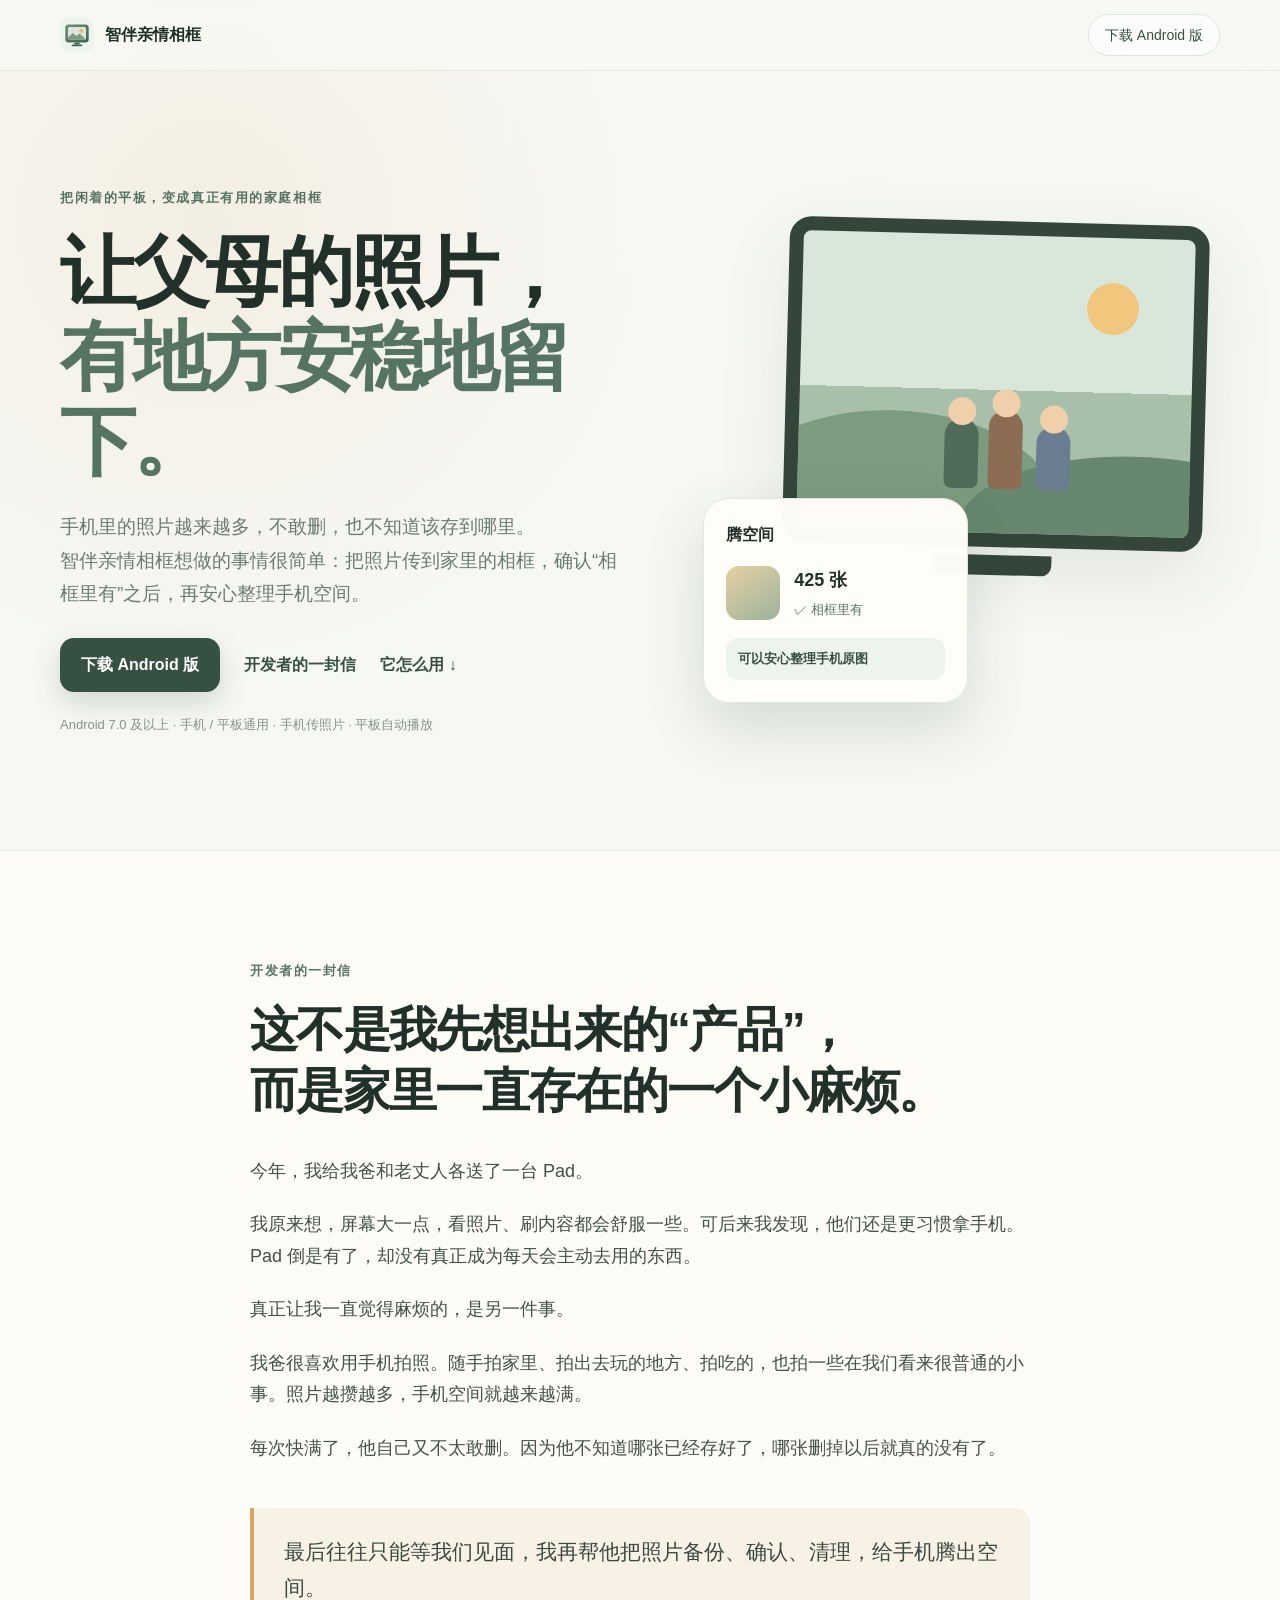
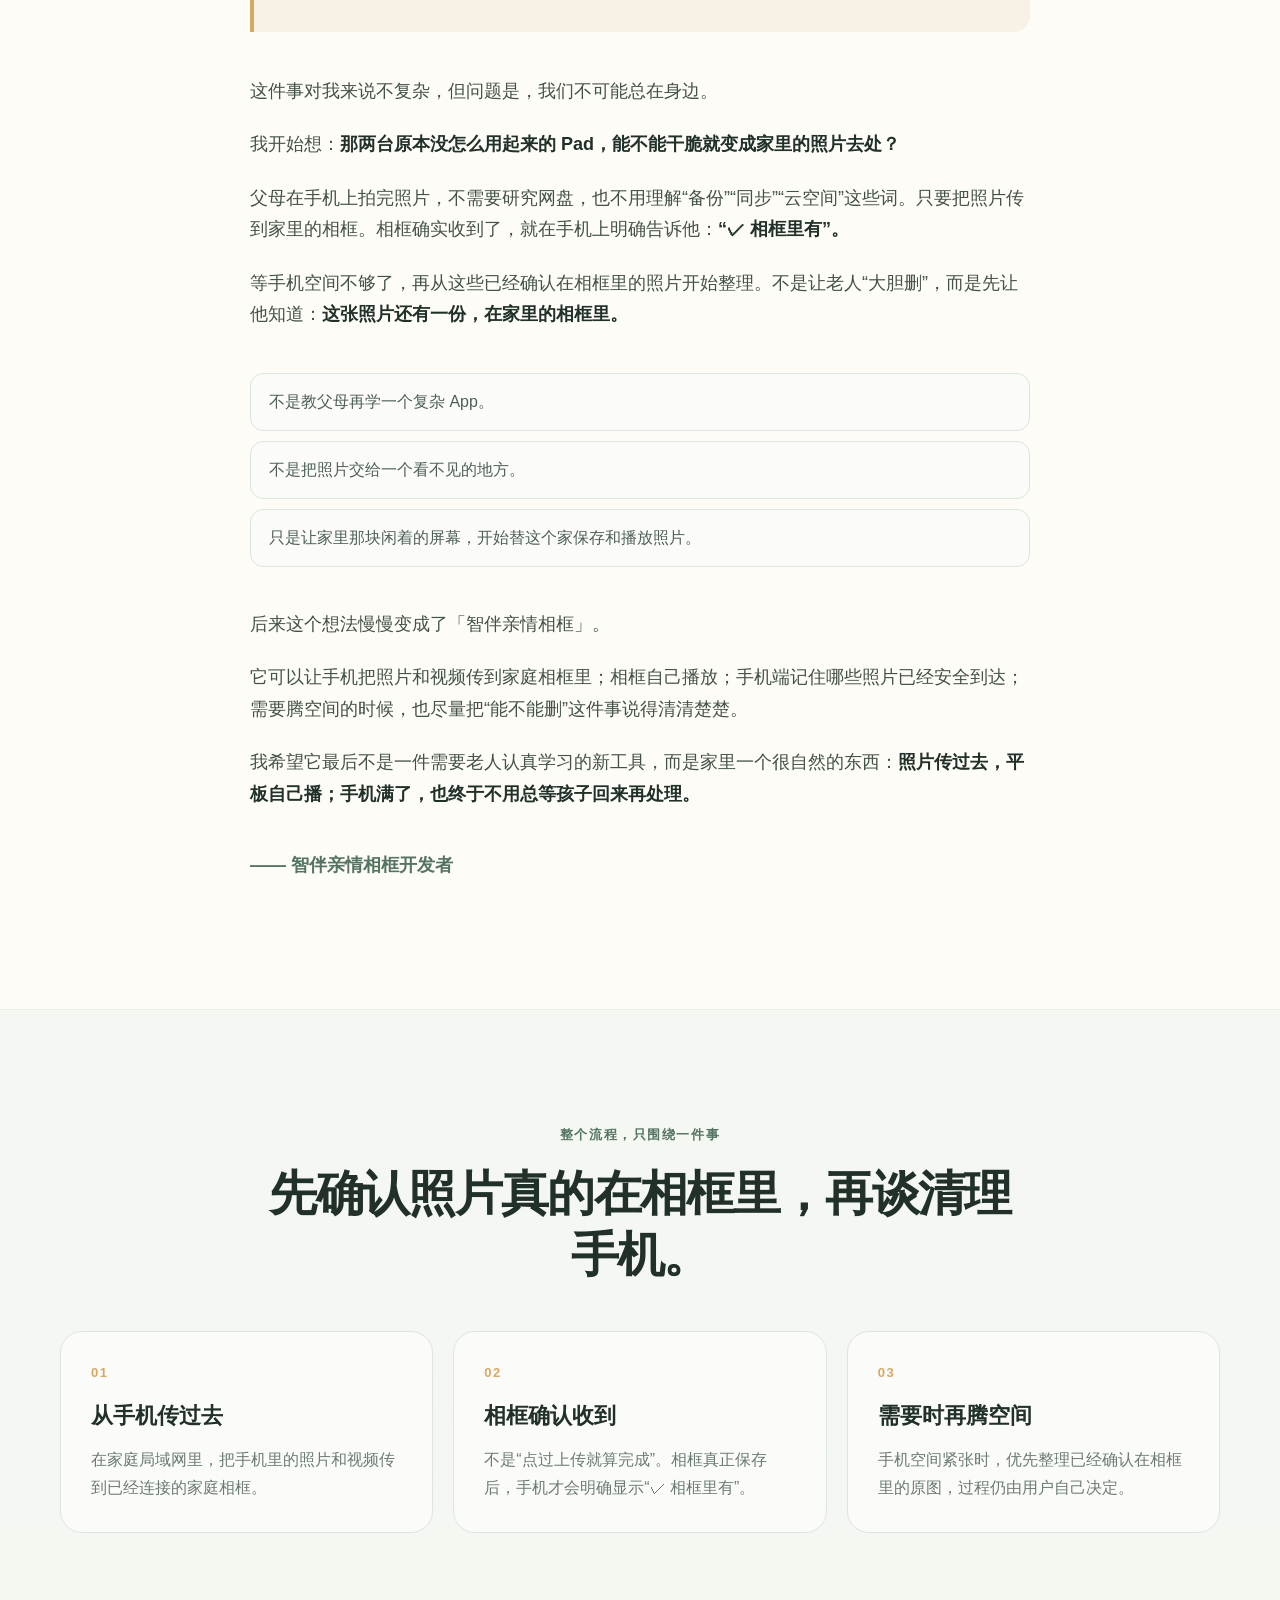
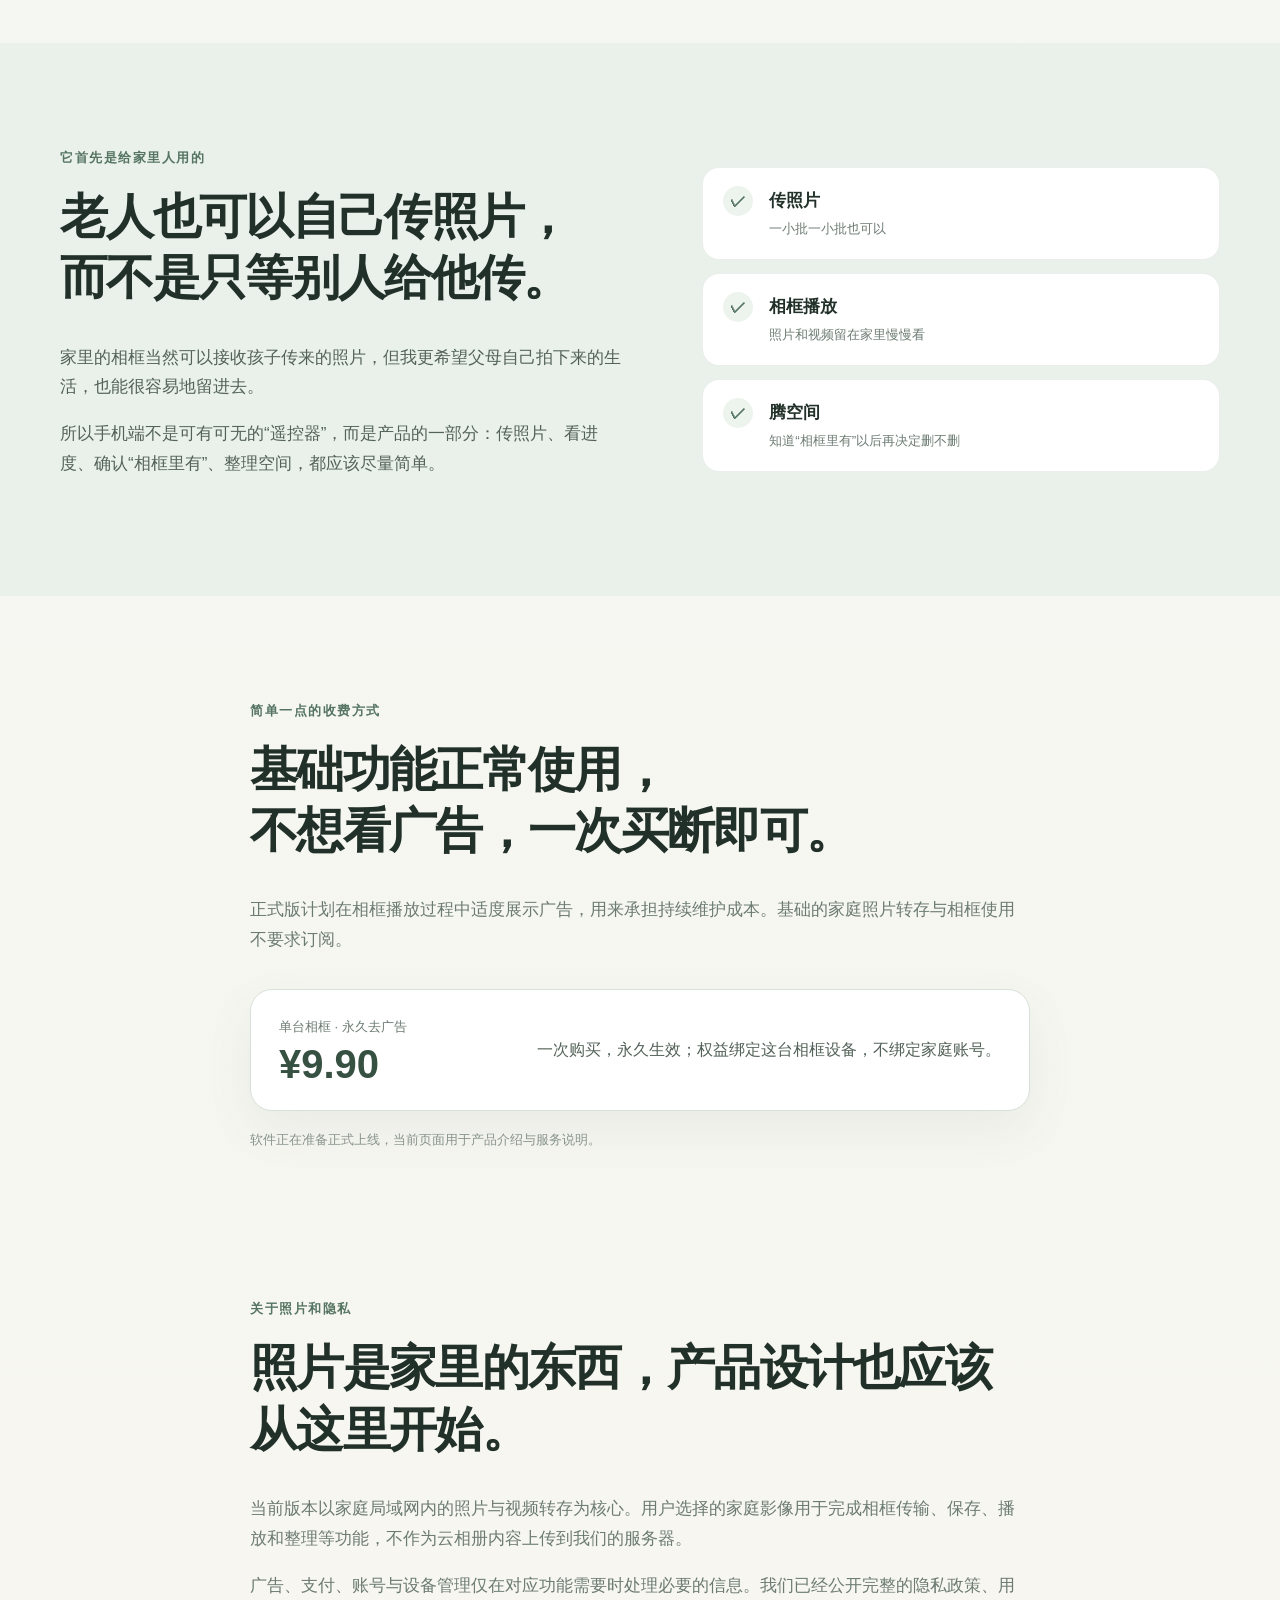
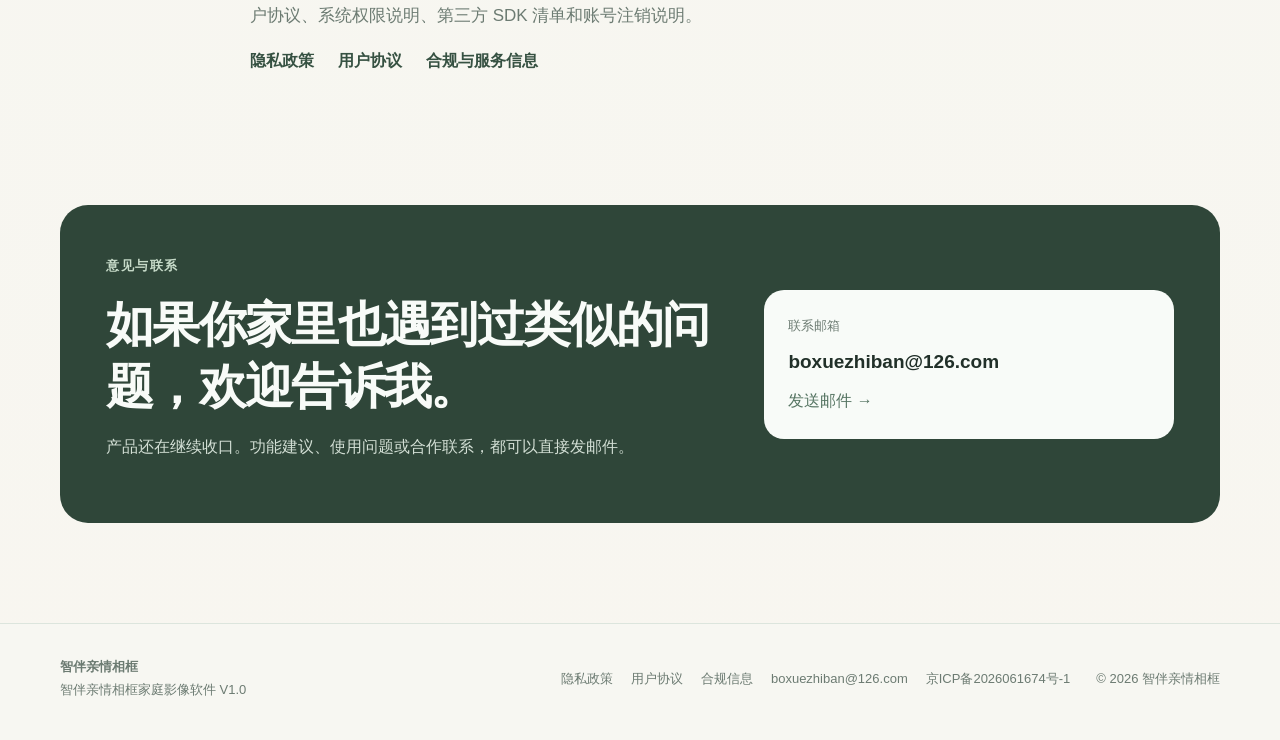
<file: index.html>
<!doctype html>
<html lang="zh-CN">
<head>
  <meta charset="utf-8" />
  <meta name="viewport" content="width=device-width, initial-scale=1" />
  <meta name="theme-color" content="#f4f7f2" />
  <meta name="description" content="智伴亲情相框——把家里闲着的 Android 平板变成家庭相框，让父母的照片有地方安稳地留下，也让手机空间更好整理。" />
  <title>智伴亲情相框｜让父母的照片，有地方安稳地留下</title>
  <link rel="icon" href="assets/logo.svg" />
  <link rel="stylesheet" href="styles.css" />
</head>
<body>
  <header class="topbar">
    <div class="shell topbar-inner">
      <a class="brand" href="#top" aria-label="智伴亲情相框首页">
        <img src="assets/logo.svg" alt="" />
        <span>智伴亲情相框</span>
      </a>
      <a class="top-cta" href="https://photoframe-api.boxuezhiban.cn/downloads/zhiban-qinqing-photo-frame-latest.apk">下载 Android 版</a>
    </div>
  </header>

  <main id="top">
    <section class="hero shell">
      <div class="hero-copy">
        <span class="eyebrow">把闲着的平板，变成真正有用的家庭相框</span>
        <h1>让父母的照片，<br><em>有地方安稳地留下。</em></h1>
        <p class="hero-lead">手机里的照片越来越多，不敢删，也不知道该存到哪里。<br>智伴亲情相框想做的事情很简单：把照片传到家里的相框，确认“相框里有”之后，再安心整理手机空间。</p>
        <div class="hero-actions">
          <a class="primary-btn" href="https://photoframe-api.boxuezhiban.cn/downloads/zhiban-qinqing-photo-frame-latest.apk">下载 Android 版</a>
          <a class="text-btn" href="#letter">开发者的一封信</a>
          <a class="text-btn" href="#how">它怎么用 <span>↓</span></a>
        </div>
        <p class="quiet-note">Android 7.0 及以上 · 手机 / 平板通用 · 手机传照片 · 平板自动播放</p>
      </div>

      <div class="scene" aria-label="智伴亲情相框使用示意">
        <div class="frame">
          <div class="frame-photo">
            <div class="sun"></div>
            <div class="hill h1"></div>
            <div class="hill h2"></div>
            <div class="family-dot d1"></div>
            <div class="family-dot d2"></div>
            <div class="family-dot d3"></div>
          </div>
          <div class="frame-foot"></div>
        </div>
        <div class="phone-card">
          <div class="phone-title">腾空间</div>
          <div class="photo-row">
            <span class="thumb"></span>
            <div><strong>425 张</strong><small>✓ 相框里有</small></div>
          </div>
          <div class="safe-chip">可以安心整理手机原图</div>
        </div>
      </div>
    </section>

    <section class="letter-wrap" id="letter">
      <article class="letter shell-narrow">
        <div class="section-kicker">开发者的一封信</div>
        <h2>这不是我先想出来的“产品”，<br>而是家里一直存在的一个小麻烦。</h2>

        <p>今年，我给我爸和老丈人各送了一台 Pad。</p>
        <p>我原来想，屏幕大一点，看照片、刷内容都会舒服一些。可后来我发现，他们还是更习惯拿手机。Pad 倒是有了，却没有真正成为每天会主动去用的东西。</p>

        <p>真正让我一直觉得麻烦的，是另一件事。</p>
        <p>我爸很喜欢用手机拍照。随手拍家里、拍出去玩的地方、拍吃的，也拍一些在我们看来很普通的小事。照片越攒越多，手机空间就越来越满。</p>
        <p>每次快满了，他自己又不太敢删。因为他不知道哪张已经存好了，哪张删掉以后就真的没有了。</p>

        <blockquote>最后往往只能等我们见面，我再帮他把照片备份、确认、清理，给手机腾出空间。</blockquote>

        <p>这件事对我来说不复杂，但问题是，我们不可能总在身边。</p>
        <p>我开始想：<strong>那两台原本没怎么用起来的 Pad，能不能干脆就变成家里的照片去处？</strong></p>

        <p>父母在手机上拍完照片，不需要研究网盘，也不用理解“备份”“同步”“云空间”这些词。只要把照片传到家里的相框。相框确实收到了，就在手机上明确告诉他：<strong>“✓ 相框里有”。</strong></p>

        <p>等手机空间不够了，再从这些已经确认在相框里的照片开始整理。不是让老人“大胆删”，而是先让他知道：<strong>这张照片还有一份，在家里的相框里。</strong></p>

        <div class="letter-highlight">
          <span>不是教父母再学一个复杂 App。</span>
          <span>不是把照片交给一个看不见的地方。</span>
          <span>只是让家里那块闲着的屏幕，开始替这个家保存和播放照片。</span>
        </div>

        <p>后来这个想法慢慢变成了「智伴亲情相框」。</p>
        <p>它可以让手机把照片和视频传到家庭相框里；相框自己播放；手机端记住哪些照片已经安全到达；需要腾空间的时候，也尽量把“能不能删”这件事说得清清楚楚。</p>

        <p>我希望它最后不是一件需要老人认真学习的新工具，而是家里一个很自然的东西：<strong>照片传过去，平板自己播；手机满了，也终于不用总等孩子回来再处理。</strong></p>

        <p class="signature">—— 智伴亲情相框开发者</p>
      </article>
    </section>

    <section class="how shell" id="how">
      <div class="section-title">
        <span class="section-kicker">整个流程，只围绕一件事</span>
        <h2>先确认照片真的在相框里，再谈清理手机。</h2>
      </div>

      <div class="steps">
        <article class="step-card">
          <div class="step-no">01</div>
          <h3>从手机传过去</h3>
          <p>在家庭局域网里，把手机里的照片和视频传到已经连接的家庭相框。</p>
        </article>
        <article class="step-card">
          <div class="step-no">02</div>
          <h3>相框确认收到</h3>
          <p>不是“点过上传就算完成”。相框真正保存后，手机才会明确显示“✓ 相框里有”。</p>
        </article>
        <article class="step-card">
          <div class="step-no">03</div>
          <h3>需要时再腾空间</h3>
          <p>手机空间紧张时，优先整理已经确认在相框里的原图，过程仍由用户自己决定。</p>
        </article>
      </div>
    </section>

    <section class="parents-wrap">
      <div class="parents shell">
        <div class="parents-copy">
          <span class="section-kicker">它首先是给家里人用的</span>
          <h2>老人也可以自己传照片，<br>而不是只等别人给他传。</h2>
          <p>家里的相框当然可以接收孩子传来的照片，但我更希望父母自己拍下来的生活，也能很容易地留进去。</p>
          <p>所以手机端不是可有可无的“遥控器”，而是产品的一部分：传照片、看进度、确认“相框里有”、整理空间，都应该尽量简单。</p>
        </div>
        <div class="checklist">
          <div><span>✓</span><strong>传照片</strong><small>一小批一小批也可以</small></div>
          <div><span>✓</span><strong>相框播放</strong><small>照片和视频留在家里慢慢看</small></div>
          <div><span>✓</span><strong>腾空间</strong><small>知道“相框里有”以后再决定删不删</small></div>
        </div>
      </div>
    </section>

    <section class="commercial shell-narrow">
      <span class="section-kicker">简单一点的收费方式</span>
      <h2>基础功能正常使用，<br>不想看广告，一次买断即可。</h2>
      <p>正式版计划在相框播放过程中适度展示广告，用来承担持续维护成本。基础的家庭照片转存与相框使用不要求订阅。</p>
      <div class="price-card">
        <div>
          <span class="price-label">单台相框 · 永久去广告</span>
          <strong>¥9.90</strong>
        </div>
        <p>一次购买，永久生效；权益绑定这台相框设备，不绑定家庭账号。</p>
      </div>
      <p class="commercial-note">软件正在准备正式上线，当前页面用于产品介绍与服务说明。</p>
    </section>

    <section class="privacy shell-narrow">
      <span class="section-kicker">关于照片和隐私</span>
      <h2>照片是家里的东西，产品设计也应该从这里开始。</h2>
      <p>当前版本以家庭局域网内的照片与视频转存为核心。用户选择的家庭影像用于完成相框传输、保存、播放和整理等功能，不作为云相册内容上传到我们的服务器。</p>
      <p>广告、支付、账号与设备管理仅在对应功能需要时处理必要的信息。我们已经公开完整的隐私政策、用户协议、系统权限说明、第三方 SDK 清单和账号注销说明。</p>
      <div class="hero-actions">
        <a class="text-btn" href="privacy.html">隐私政策</a>
        <a class="text-btn" href="terms.html">用户协议</a>
        <a class="text-btn" href="legal.html">合规与服务信息</a>
      </div>
    </section>

    <section class="contact shell" id="contact">
      <div>
        <span class="section-kicker">意见与联系</span>
        <h2>如果你家里也遇到过类似的问题，欢迎告诉我。</h2>
        <p>产品还在继续收口。功能建议、使用问题或合作联系，都可以直接发邮件。</p>
      </div>
      <a class="mail-card" href="mailto:boxuezhiban@126.com?subject=智伴亲情相框意见反馈">
        <small>联系邮箱</small>
        <strong>boxuezhiban@126.com</strong>
        <span>发送邮件 →</span>
      </a>
    </section>
  </main>

  <footer>
    <div class="shell footer-inner">
      <div>
        <strong>智伴亲情相框</strong>
        <span>智伴亲情相框家庭影像软件 V1.0</span>
      </div>
      <div class="footer-links">
        <a href="privacy.html">隐私政策</a>
        <a href="terms.html">用户协议</a>
        <a href="legal.html">合规信息</a>
        <a href="mailto:boxuezhiban@126.com">boxuezhiban@126.com</a>
        <a href="https://beian.miit.gov.cn/" target="_blank" rel="noopener">京ICP备2026061674号-1</a>
      </div>
      <div class="copyright">© 2026 智伴亲情相框</div>
    </div>
  </footer>
</body>
</html>
</file>
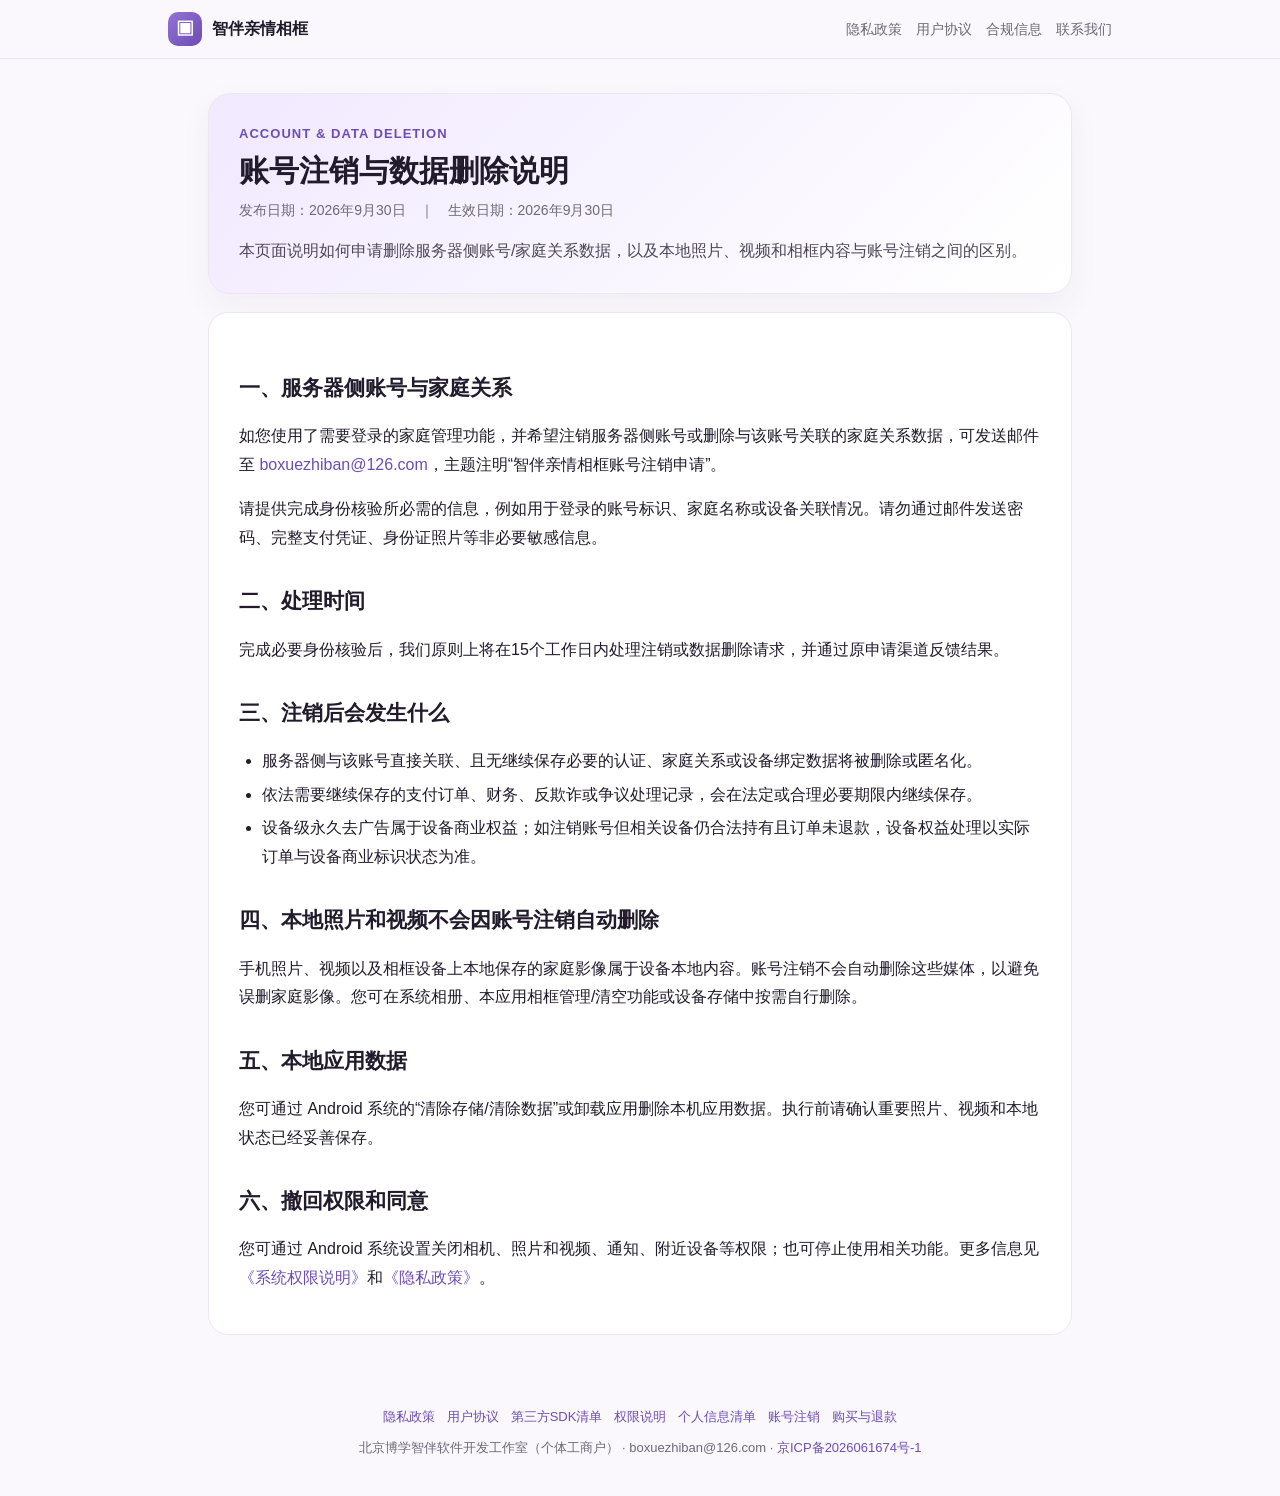
<file: account-deletion.html>
<!doctype html>
<html lang="zh-CN"><head><meta charset="utf-8"><meta name="viewport" content="width=device-width,initial-scale=1">
<meta name="theme-color" content="#faf8fc"><title>账号注销与数据删除说明｜智伴亲情相框</title>
<link rel="icon" href="assets/logo.svg"><link rel="stylesheet" href="legal.css"></head>
<body>
<div class="top"><div class="topin"><a class="brand" href="index.html"><span class="logo">▣</span><span>智伴亲情相框</span></a>
<nav class="nav"><a href="privacy.html">隐私政策</a><a href="terms.html">用户协议</a><a href="legal.html">合规信息</a><a href="index.html#contact">联系我们</a></nav></div></div>
<main class="wrap"><section class="hero"><div class="kicker">ACCOUNT & DATA DELETION</div><h1>账号注销与数据删除说明</h1>
<div class="meta">发布日期：2026年9月30日　｜　生效日期：2026年9月30日</div><p class="lead">本页面说明如何申请删除服务器侧账号/家庭关系数据，以及本地照片、视频和相框内容与账号注销之间的区别。</p></section>
<section class="card">
<h2>一、服务器侧账号与家庭关系</h2>
<p>如您使用了需要登录的家庭管理功能，并希望注销服务器侧账号或删除与该账号关联的家庭关系数据，可发送邮件至 <a href="mailto:boxuezhiban@126.com?subject=智伴亲情相框账号注销申请">boxuezhiban@126.com</a>，主题注明“智伴亲情相框账号注销申请”。</p>
<p>请提供完成身份核验所必需的信息，例如用于登录的账号标识、家庭名称或设备关联情况。请勿通过邮件发送密码、完整支付凭证、身份证照片等非必要敏感信息。</p>

<h2>二、处理时间</h2>
<p>完成必要身份核验后，我们原则上将在15个工作日内处理注销或数据删除请求，并通过原申请渠道反馈结果。</p>

<h2>三、注销后会发生什么</h2>
<ul>
<li>服务器侧与该账号直接关联、且无继续保存必要的认证、家庭关系或设备绑定数据将被删除或匿名化。</li>
<li>依法需要继续保存的支付订单、财务、反欺诈或争议处理记录，会在法定或合理必要期限内继续保存。</li>
<li>设备级永久去广告属于设备商业权益；如注销账号但相关设备仍合法持有且订单未退款，设备权益处理以实际订单与设备商业标识状态为准。</li>
</ul>

<h2>四、本地照片和视频不会因账号注销自动删除</h2>
<p>手机照片、视频以及相框设备上本地保存的家庭影像属于设备本地内容。账号注销不会自动删除这些媒体，以避免误删家庭影像。您可在系统相册、本应用相框管理/清空功能或设备存储中按需自行删除。</p>

<h2>五、本地应用数据</h2>
<p>您可通过 Android 系统的“清除存储/清除数据”或卸载应用删除本机应用数据。执行前请确认重要照片、视频和本地状态已经妥善保存。</p>

<h2>六、撤回权限和同意</h2>
<p>您可通过 Android 系统设置关闭相机、照片和视频、通知、附近设备等权限；也可停止使用相关功能。更多信息见<a href="permissions.html">《系统权限说明》</a>和<a href="privacy.html">《隐私政策》</a>。</p>
</section></main>
<footer class="footer"><div class="footerlinks"><a href="privacy.html">隐私政策</a><a href="terms.html">用户协议</a><a href="sdk.html">第三方SDK清单</a><a href="permissions.html">权限说明</a><a href="data-list.html">个人信息清单</a><a href="account-deletion.html">账号注销</a><a href="refund.html">购买与退款</a></div>
<div>北京博学智伴软件开发工作室（个体工商户） · boxuezhiban@126.com · <a href="https://beian.miit.gov.cn/" target="_blank" rel="noopener">京ICP备2026061674号-1</a></div></footer>
</body></html>
</file>
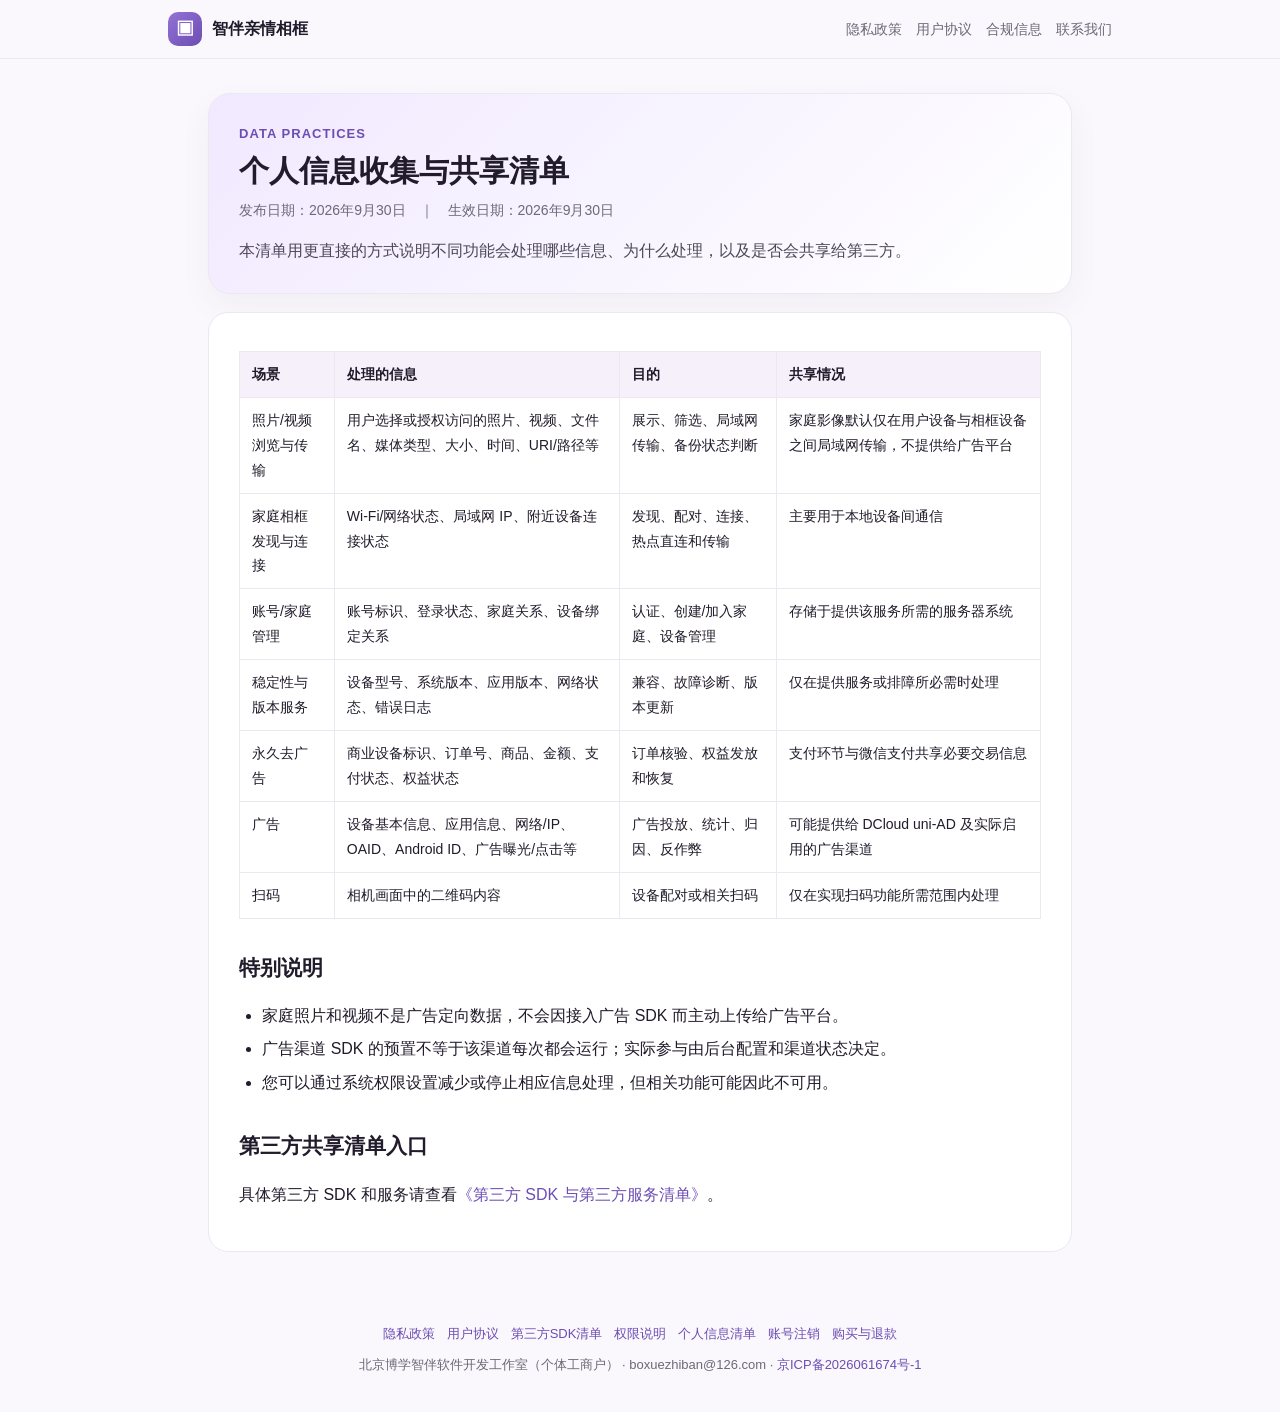
<file: data-list.html>
<!doctype html>
<html lang="zh-CN"><head><meta charset="utf-8"><meta name="viewport" content="width=device-width,initial-scale=1">
<meta name="theme-color" content="#faf8fc"><title>个人信息收集与共享清单｜智伴亲情相框</title>
<link rel="icon" href="assets/logo.svg"><link rel="stylesheet" href="legal.css"></head>
<body>
<div class="top"><div class="topin"><a class="brand" href="index.html"><span class="logo">▣</span><span>智伴亲情相框</span></a>
<nav class="nav"><a href="privacy.html">隐私政策</a><a href="terms.html">用户协议</a><a href="legal.html">合规信息</a><a href="index.html#contact">联系我们</a></nav></div></div>
<main class="wrap"><section class="hero"><div class="kicker">DATA PRACTICES</div><h1>个人信息收集与共享清单</h1>
<div class="meta">发布日期：2026年9月30日　｜　生效日期：2026年9月30日</div><p class="lead">本清单用更直接的方式说明不同功能会处理哪些信息、为什么处理，以及是否会共享给第三方。</p></section>
<section class="card">
<div class="tablewrap"><table>
<thead><tr><th>场景</th><th>处理的信息</th><th>目的</th><th>共享情况</th></tr></thead><tbody>
<tr><td>照片/视频浏览与传输</td><td>用户选择或授权访问的照片、视频、文件名、媒体类型、大小、时间、URI/路径等</td><td>展示、筛选、局域网传输、备份状态判断</td><td>家庭影像默认仅在用户设备与相框设备之间局域网传输，不提供给广告平台</td></tr>
<tr><td>家庭相框发现与连接</td><td>Wi-Fi/网络状态、局域网 IP、附近设备连接状态</td><td>发现、配对、连接、热点直连和传输</td><td>主要用于本地设备间通信</td></tr>
<tr><td>账号/家庭管理</td><td>账号标识、登录状态、家庭关系、设备绑定关系</td><td>认证、创建/加入家庭、设备管理</td><td>存储于提供该服务所需的服务器系统</td></tr>
<tr><td>稳定性与版本服务</td><td>设备型号、系统版本、应用版本、网络状态、错误日志</td><td>兼容、故障诊断、版本更新</td><td>仅在提供服务或排障所必需时处理</td></tr>
<tr><td>永久去广告</td><td>商业设备标识、订单号、商品、金额、支付状态、权益状态</td><td>订单核验、权益发放和恢复</td><td>支付环节与微信支付共享必要交易信息</td></tr>
<tr><td>广告</td><td>设备基本信息、应用信息、网络/IP、OAID、Android ID、广告曝光/点击等</td><td>广告投放、统计、归因、反作弊</td><td>可能提供给 DCloud uni-AD 及实际启用的广告渠道</td></tr>
<tr><td>扫码</td><td>相机画面中的二维码内容</td><td>设备配对或相关扫码</td><td>仅在实现扫码功能所需范围内处理</td></tr>
</tbody></table></div>

<h2>特别说明</h2>
<ul>
<li>家庭照片和视频不是广告定向数据，不会因接入广告 SDK 而主动上传给广告平台。</li>
<li>广告渠道 SDK 的预置不等于该渠道每次都会运行；实际参与由后台配置和渠道状态决定。</li>
<li>您可以通过系统权限设置减少或停止相应信息处理，但相关功能可能因此不可用。</li>
</ul>

<h2>第三方共享清单入口</h2>
<p>具体第三方 SDK 和服务请查看<a href="sdk.html">《第三方 SDK 与第三方服务清单》</a>。</p>
</section></main>
<footer class="footer"><div class="footerlinks"><a href="privacy.html">隐私政策</a><a href="terms.html">用户协议</a><a href="sdk.html">第三方SDK清单</a><a href="permissions.html">权限说明</a><a href="data-list.html">个人信息清单</a><a href="account-deletion.html">账号注销</a><a href="refund.html">购买与退款</a></div>
<div>北京博学智伴软件开发工作室（个体工商户） · boxuezhiban@126.com · <a href="https://beian.miit.gov.cn/" target="_blank" rel="noopener">京ICP备2026061674号-1</a></div></footer>
</body></html>
</file>
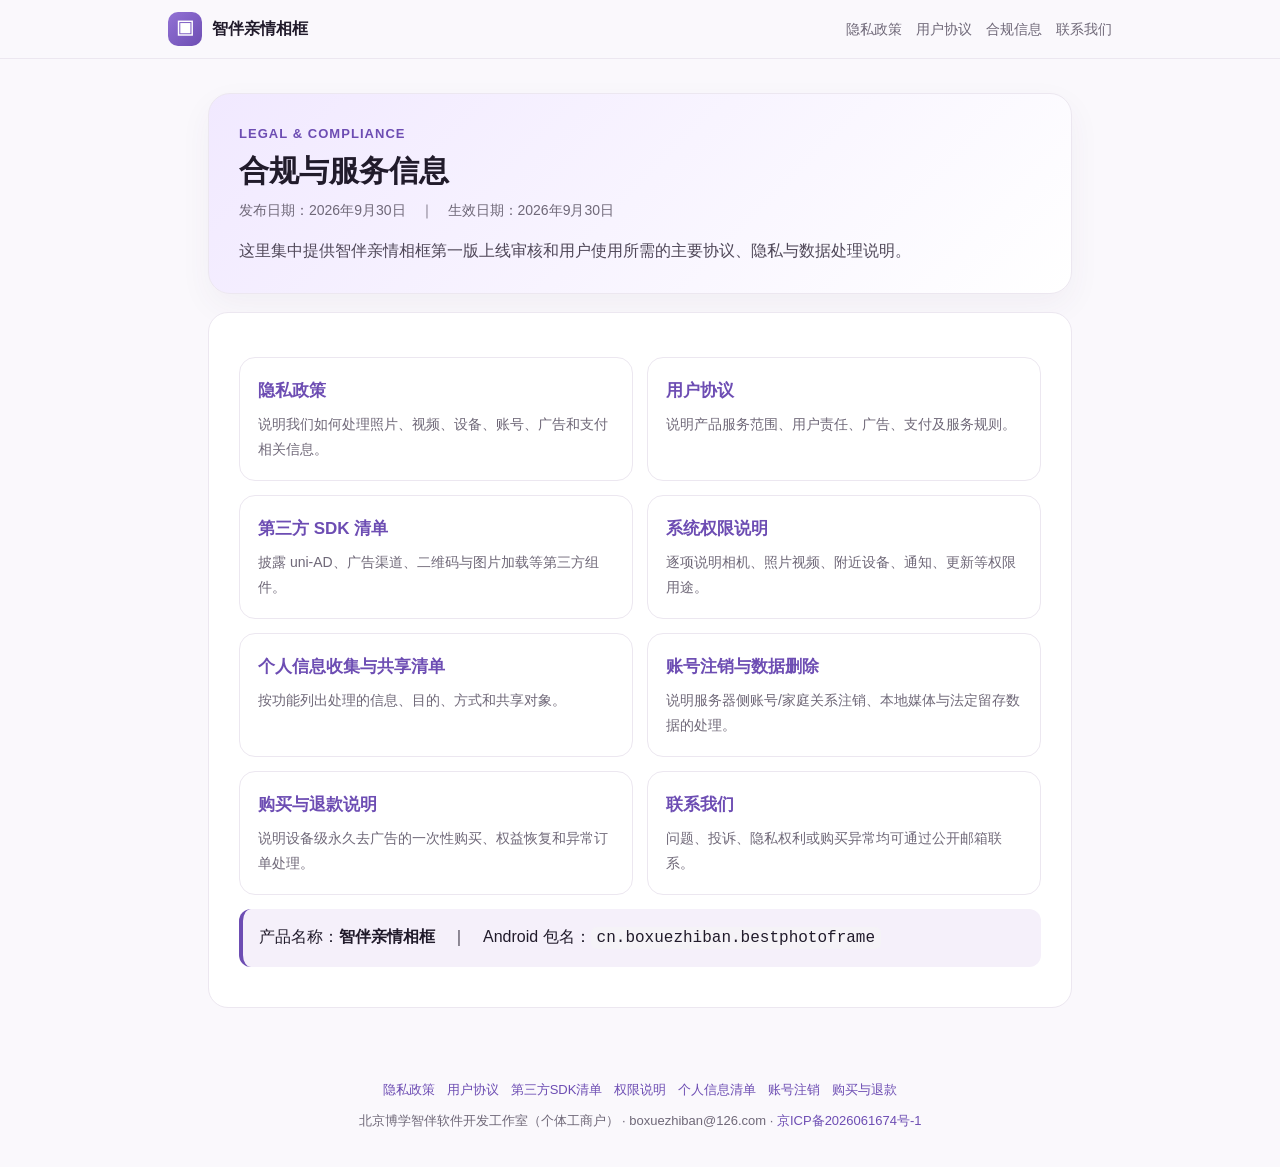
<file: legal.html>
<!doctype html>
<html lang="zh-CN"><head><meta charset="utf-8"><meta name="viewport" content="width=device-width,initial-scale=1">
<meta name="theme-color" content="#faf8fc"><title>合规与服务信息｜智伴亲情相框</title>
<link rel="icon" href="assets/logo.svg"><link rel="stylesheet" href="legal.css"></head>
<body>
<div class="top"><div class="topin"><a class="brand" href="index.html"><span class="logo">▣</span><span>智伴亲情相框</span></a>
<nav class="nav"><a href="privacy.html">隐私政策</a><a href="terms.html">用户协议</a><a href="legal.html">合规信息</a><a href="index.html#contact">联系我们</a></nav></div></div>
<main class="wrap"><section class="hero"><div class="kicker">LEGAL & COMPLIANCE</div><h1>合规与服务信息</h1>
<div class="meta">发布日期：2026年9月30日　｜　生效日期：2026年9月30日</div><p class="lead">这里集中提供智伴亲情相框第一版上线审核和用户使用所需的主要协议、隐私与数据处理说明。</p></section>
<section class="card">
<div class="grid">
  <a class="tile" href="privacy.html"><h3>隐私政策</h3><p>说明我们如何处理照片、视频、设备、账号、广告和支付相关信息。</p></a>
  <a class="tile" href="terms.html"><h3>用户协议</h3><p>说明产品服务范围、用户责任、广告、支付及服务规则。</p></a>
  <a class="tile" href="sdk.html"><h3>第三方 SDK 清单</h3><p>披露 uni-AD、广告渠道、二维码与图片加载等第三方组件。</p></a>
  <a class="tile" href="permissions.html"><h3>系统权限说明</h3><p>逐项说明相机、照片视频、附近设备、通知、更新等权限用途。</p></a>
  <a class="tile" href="data-list.html"><h3>个人信息收集与共享清单</h3><p>按功能列出处理的信息、目的、方式和共享对象。</p></a>
  <a class="tile" href="account-deletion.html"><h3>账号注销与数据删除</h3><p>说明服务器侧账号/家庭关系注销、本地媒体与法定留存数据的处理。</p></a>
  <a class="tile" href="refund.html"><h3>购买与退款说明</h3><p>说明设备级永久去广告的一次性购买、权益恢复和异常订单处理。</p></a>
  <a class="tile" href="index.html#contact"><h3>联系我们</h3><p>问题、投诉、隐私权利或购买异常均可通过公开邮箱联系。</p></a>
</div>
<div class="notice">产品名称：<strong>智伴亲情相框</strong>　｜　Android 包名：<span class="code">cn.boxuezhiban.bestphotoframe</span></div>
</section></main>
<footer class="footer"><div class="footerlinks"><a href="privacy.html">隐私政策</a><a href="terms.html">用户协议</a><a href="sdk.html">第三方SDK清单</a><a href="permissions.html">权限说明</a><a href="data-list.html">个人信息清单</a><a href="account-deletion.html">账号注销</a><a href="refund.html">购买与退款</a></div>
<div>北京博学智伴软件开发工作室（个体工商户） · boxuezhiban@126.com · <a href="https://beian.miit.gov.cn/" target="_blank" rel="noopener">京ICP备2026061674号-1</a></div></footer>
</body></html>
</file>
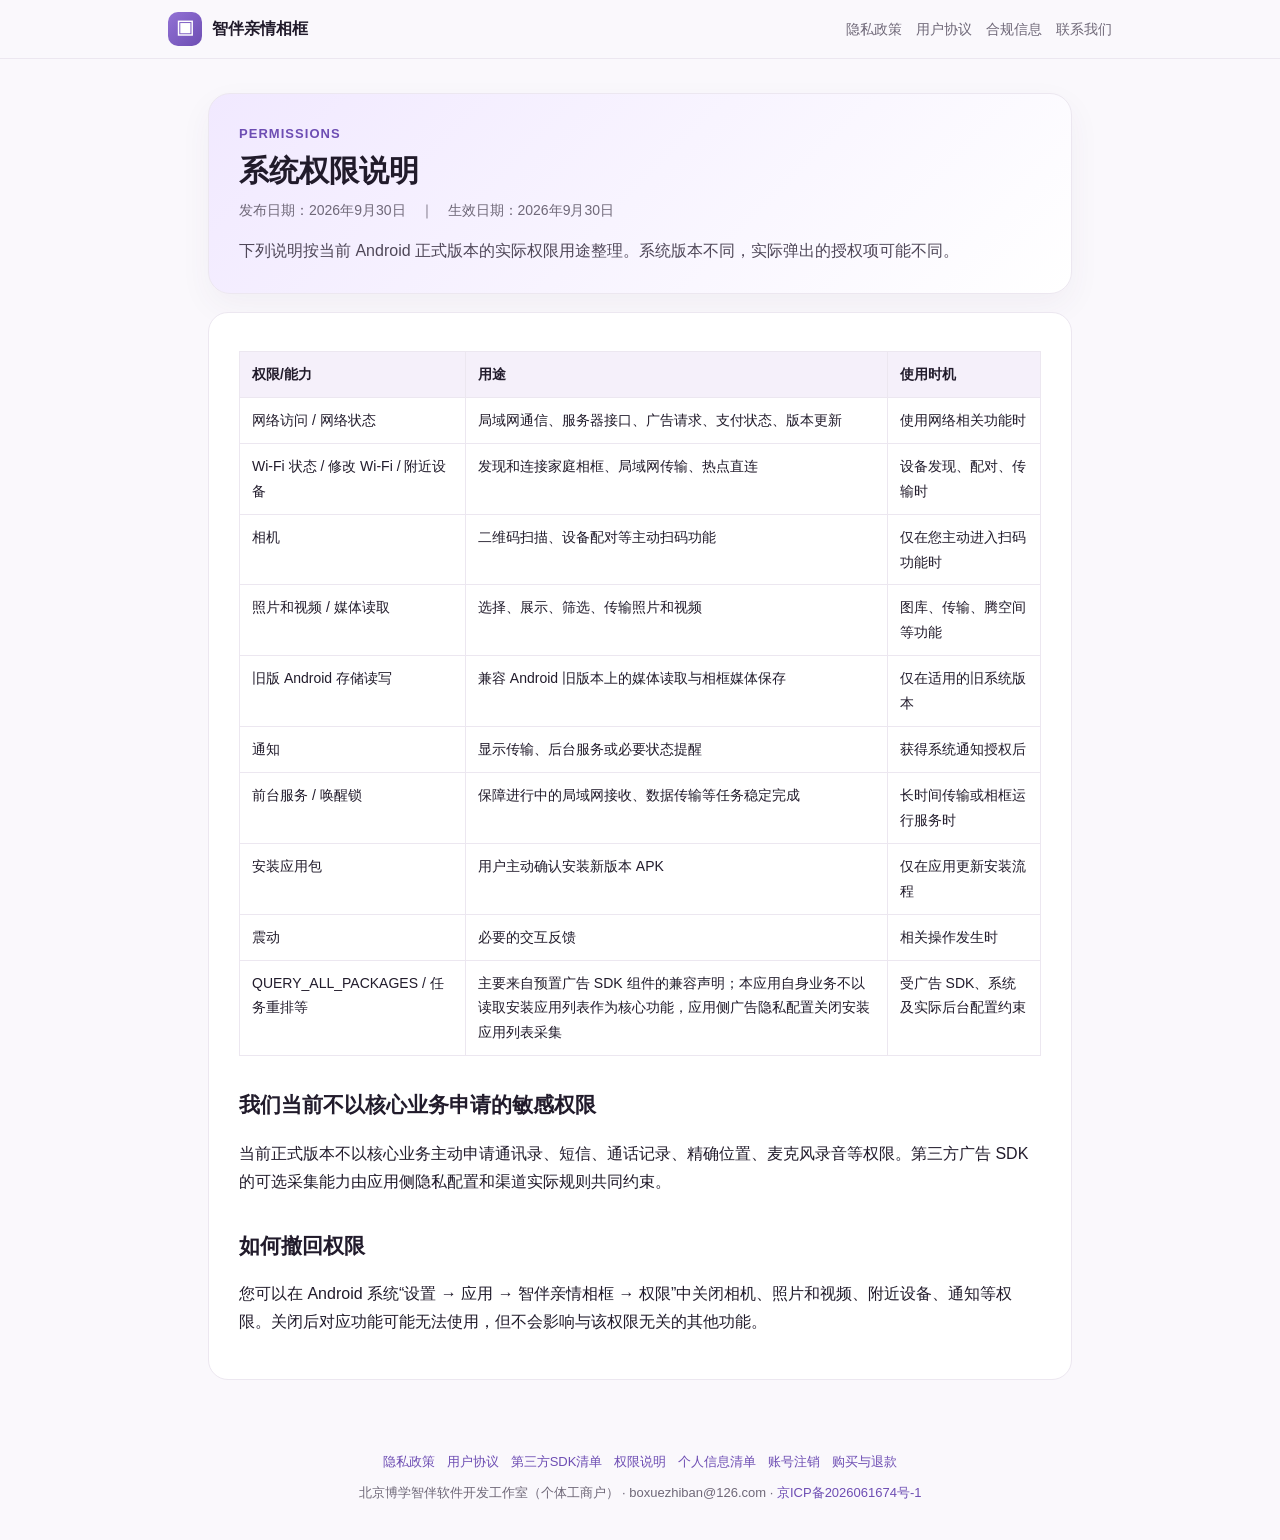
<file: permissions.html>
<!doctype html>
<html lang="zh-CN"><head><meta charset="utf-8"><meta name="viewport" content="width=device-width,initial-scale=1">
<meta name="theme-color" content="#faf8fc"><title>系统权限说明｜智伴亲情相框</title>
<link rel="icon" href="assets/logo.svg"><link rel="stylesheet" href="legal.css"></head>
<body>
<div class="top"><div class="topin"><a class="brand" href="index.html"><span class="logo">▣</span><span>智伴亲情相框</span></a>
<nav class="nav"><a href="privacy.html">隐私政策</a><a href="terms.html">用户协议</a><a href="legal.html">合规信息</a><a href="index.html#contact">联系我们</a></nav></div></div>
<main class="wrap"><section class="hero"><div class="kicker">PERMISSIONS</div><h1>系统权限说明</h1>
<div class="meta">发布日期：2026年9月30日　｜　生效日期：2026年9月30日</div><p class="lead">下列说明按当前 Android 正式版本的实际权限用途整理。系统版本不同，实际弹出的授权项可能不同。</p></section>
<section class="card">
<div class="tablewrap"><table>
<thead><tr><th>权限/能力</th><th>用途</th><th>使用时机</th></tr></thead><tbody>
<tr><td>网络访问 / 网络状态</td><td>局域网通信、服务器接口、广告请求、支付状态、版本更新</td><td>使用网络相关功能时</td></tr>
<tr><td>Wi-Fi 状态 / 修改 Wi-Fi / 附近设备</td><td>发现和连接家庭相框、局域网传输、热点直连</td><td>设备发现、配对、传输时</td></tr>
<tr><td>相机</td><td>二维码扫描、设备配对等主动扫码功能</td><td>仅在您主动进入扫码功能时</td></tr>
<tr><td>照片和视频 / 媒体读取</td><td>选择、展示、筛选、传输照片和视频</td><td>图库、传输、腾空间等功能</td></tr>
<tr><td>旧版 Android 存储读写</td><td>兼容 Android 旧版本上的媒体读取与相框媒体保存</td><td>仅在适用的旧系统版本</td></tr>
<tr><td>通知</td><td>显示传输、后台服务或必要状态提醒</td><td>获得系统通知授权后</td></tr>
<tr><td>前台服务 / 唤醒锁</td><td>保障进行中的局域网接收、数据传输等任务稳定完成</td><td>长时间传输或相框运行服务时</td></tr>
<tr><td>安装应用包</td><td>用户主动确认安装新版本 APK</td><td>仅在应用更新安装流程</td></tr>
<tr><td>震动</td><td>必要的交互反馈</td><td>相关操作发生时</td></tr>
<tr><td>QUERY_ALL_PACKAGES / 任务重排等</td><td>主要来自预置广告 SDK 组件的兼容声明；本应用自身业务不以读取安装应用列表作为核心功能，应用侧广告隐私配置关闭安装应用列表采集</td><td>受广告 SDK、系统及实际后台配置约束</td></tr>
</tbody></table></div>

<h2>我们当前不以核心业务申请的敏感权限</h2>
<p>当前正式版本不以核心业务主动申请通讯录、短信、通话记录、精确位置、麦克风录音等权限。第三方广告 SDK 的可选采集能力由应用侧隐私配置和渠道实际规则共同约束。</p>

<h2>如何撤回权限</h2>
<p>您可以在 Android 系统“设置 → 应用 → 智伴亲情相框 → 权限”中关闭相机、照片和视频、附近设备、通知等权限。关闭后对应功能可能无法使用，但不会影响与该权限无关的其他功能。</p>
</section></main>
<footer class="footer"><div class="footerlinks"><a href="privacy.html">隐私政策</a><a href="terms.html">用户协议</a><a href="sdk.html">第三方SDK清单</a><a href="permissions.html">权限说明</a><a href="data-list.html">个人信息清单</a><a href="account-deletion.html">账号注销</a><a href="refund.html">购买与退款</a></div>
<div>北京博学智伴软件开发工作室（个体工商户） · boxuezhiban@126.com · <a href="https://beian.miit.gov.cn/" target="_blank" rel="noopener">京ICP备2026061674号-1</a></div></footer>
</body></html>
</file>
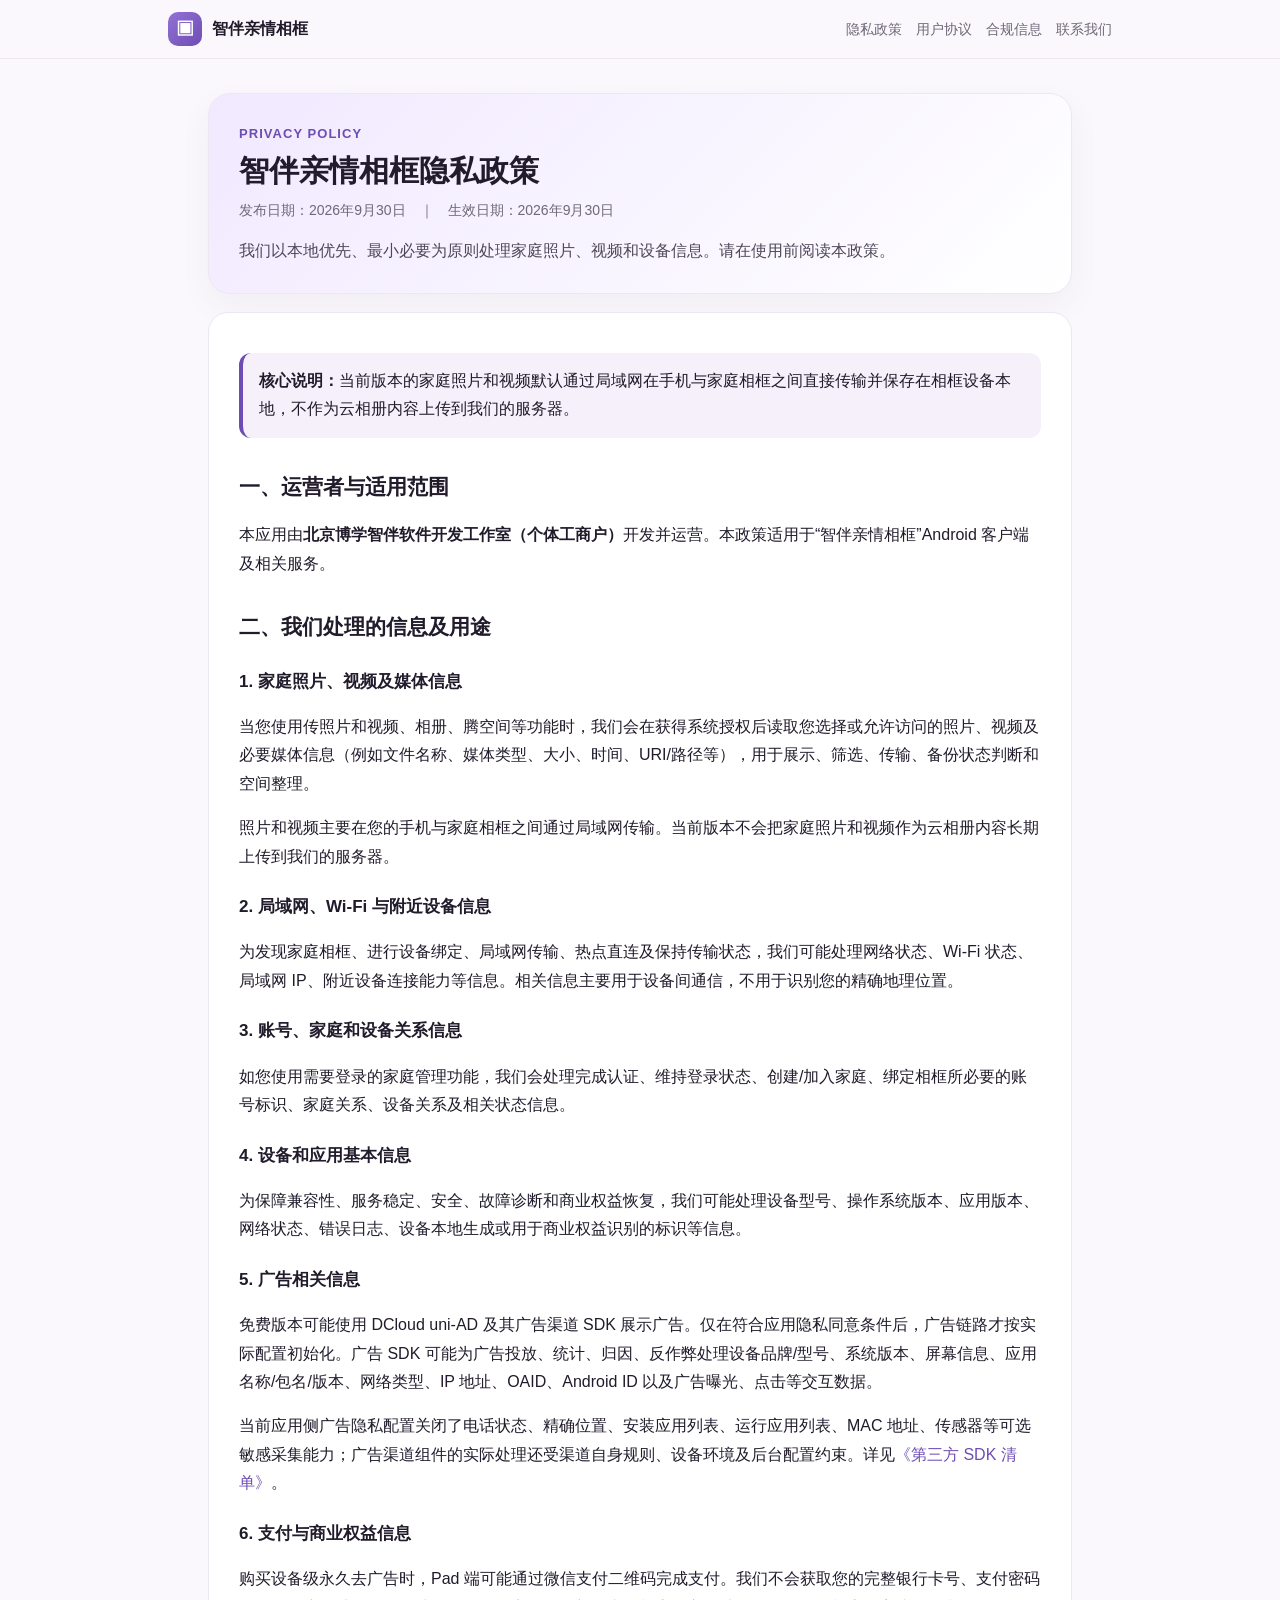
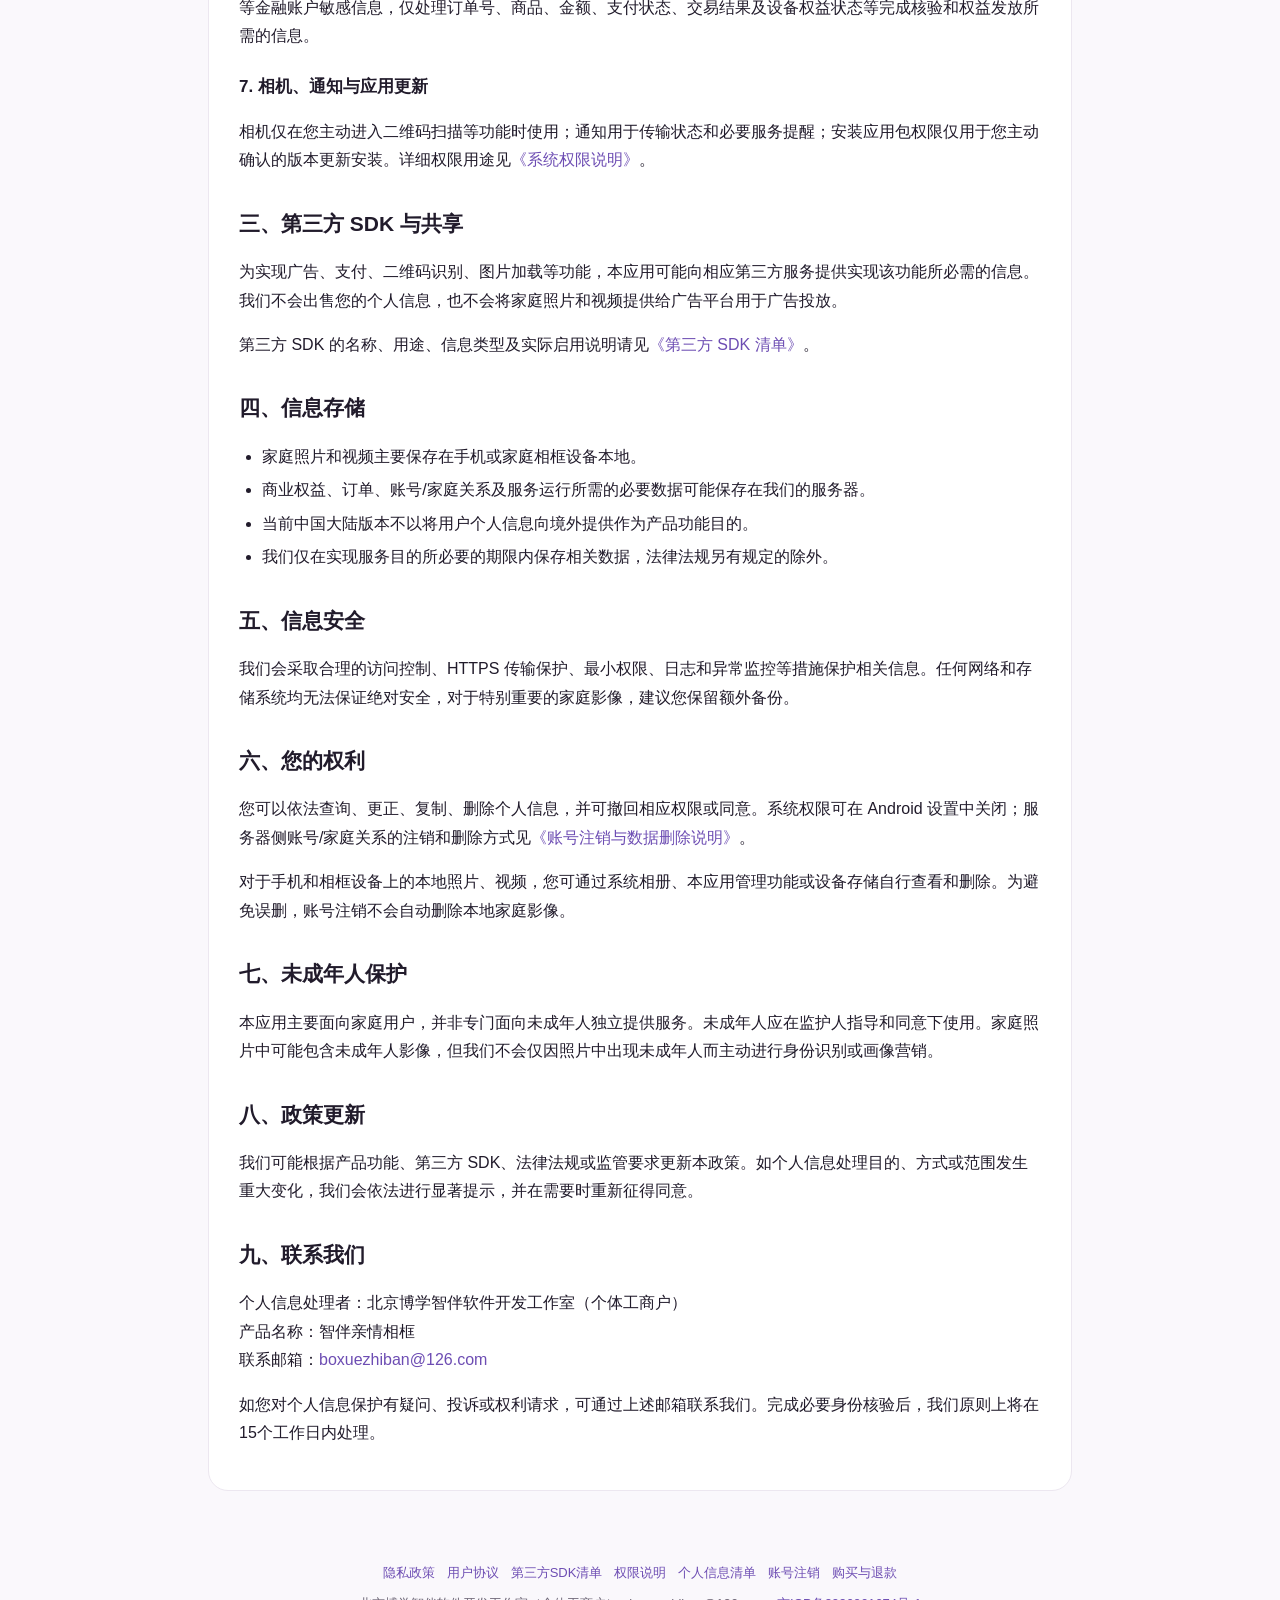
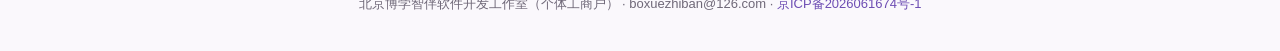
<file: privacy.html>
<!doctype html>
<html lang="zh-CN"><head><meta charset="utf-8"><meta name="viewport" content="width=device-width,initial-scale=1">
<meta name="theme-color" content="#faf8fc"><title>智伴亲情相框隐私政策｜智伴亲情相框</title>
<link rel="icon" href="assets/logo.svg"><link rel="stylesheet" href="legal.css"></head>
<body>
<div class="top"><div class="topin"><a class="brand" href="index.html"><span class="logo">▣</span><span>智伴亲情相框</span></a>
<nav class="nav"><a href="privacy.html">隐私政策</a><a href="terms.html">用户协议</a><a href="legal.html">合规信息</a><a href="index.html#contact">联系我们</a></nav></div></div>
<main class="wrap"><section class="hero"><div class="kicker">PRIVACY POLICY</div><h1>智伴亲情相框隐私政策</h1>
<div class="meta">发布日期：2026年9月30日　｜　生效日期：2026年9月30日</div><p class="lead">我们以本地优先、最小必要为原则处理家庭照片、视频和设备信息。请在使用前阅读本政策。</p></section>
<section class="card">
<div class="notice"><strong>核心说明：</strong>当前版本的家庭照片和视频默认通过局域网在手机与家庭相框之间直接传输并保存在相框设备本地，不作为云相册内容上传到我们的服务器。</div>

<h2>一、运营者与适用范围</h2>
<p>本应用由<strong>北京博学智伴软件开发工作室（个体工商户）</strong>开发并运营。本政策适用于“智伴亲情相框”Android 客户端及相关服务。</p>

<h2>二、我们处理的信息及用途</h2>
<h3>1. 家庭照片、视频及媒体信息</h3>
<p>当您使用传照片和视频、相册、腾空间等功能时，我们会在获得系统授权后读取您选择或允许访问的照片、视频及必要媒体信息（例如文件名称、媒体类型、大小、时间、URI/路径等），用于展示、筛选、传输、备份状态判断和空间整理。</p>
<p>照片和视频主要在您的手机与家庭相框之间通过局域网传输。当前版本不会把家庭照片和视频作为云相册内容长期上传到我们的服务器。</p>

<h3>2. 局域网、Wi-Fi 与附近设备信息</h3>
<p>为发现家庭相框、进行设备绑定、局域网传输、热点直连及保持传输状态，我们可能处理网络状态、Wi-Fi 状态、局域网 IP、附近设备连接能力等信息。相关信息主要用于设备间通信，不用于识别您的精确地理位置。</p>

<h3>3. 账号、家庭和设备关系信息</h3>
<p>如您使用需要登录的家庭管理功能，我们会处理完成认证、维持登录状态、创建/加入家庭、绑定相框所必要的账号标识、家庭关系、设备关系及相关状态信息。</p>

<h3>4. 设备和应用基本信息</h3>
<p>为保障兼容性、服务稳定、安全、故障诊断和商业权益恢复，我们可能处理设备型号、操作系统版本、应用版本、网络状态、错误日志、设备本地生成或用于商业权益识别的标识等信息。</p>

<h3>5. 广告相关信息</h3>
<p>免费版本可能使用 DCloud uni-AD 及其广告渠道 SDK 展示广告。仅在符合应用隐私同意条件后，广告链路才按实际配置初始化。广告 SDK 可能为广告投放、统计、归因、反作弊处理设备品牌/型号、系统版本、屏幕信息、应用名称/包名/版本、网络类型、IP 地址、OAID、Android ID 以及广告曝光、点击等交互数据。</p>
<p>当前应用侧广告隐私配置关闭了电话状态、精确位置、安装应用列表、运行应用列表、MAC 地址、传感器等可选敏感采集能力；广告渠道组件的实际处理还受渠道自身规则、设备环境及后台配置约束。详见<a href="sdk.html">《第三方 SDK 清单》</a>。</p>

<h3>6. 支付与商业权益信息</h3>
<p>购买设备级永久去广告时，Pad 端可能通过微信支付二维码完成支付。我们不会获取您的完整银行卡号、支付密码等金融账户敏感信息，仅处理订单号、商品、金额、支付状态、交易结果及设备权益状态等完成核验和权益发放所需的信息。</p>

<h3>7. 相机、通知与应用更新</h3>
<p>相机仅在您主动进入二维码扫描等功能时使用；通知用于传输状态和必要服务提醒；安装应用包权限仅用于您主动确认的版本更新安装。详细权限用途见<a href="permissions.html">《系统权限说明》</a>。</p>

<h2>三、第三方 SDK 与共享</h2>
<p>为实现广告、支付、二维码识别、图片加载等功能，本应用可能向相应第三方服务提供实现该功能所必需的信息。我们不会出售您的个人信息，也不会将家庭照片和视频提供给广告平台用于广告投放。</p>
<p>第三方 SDK 的名称、用途、信息类型及实际启用说明请见<a href="sdk.html">《第三方 SDK 清单》</a>。</p>

<h2>四、信息存储</h2>
<ul>
<li>家庭照片和视频主要保存在手机或家庭相框设备本地。</li>
<li>商业权益、订单、账号/家庭关系及服务运行所需的必要数据可能保存在我们的服务器。</li>
<li>当前中国大陆版本不以将用户个人信息向境外提供作为产品功能目的。</li>
<li>我们仅在实现服务目的所必要的期限内保存相关数据，法律法规另有规定的除外。</li>
</ul>

<h2>五、信息安全</h2>
<p>我们会采取合理的访问控制、HTTPS 传输保护、最小权限、日志和异常监控等措施保护相关信息。任何网络和存储系统均无法保证绝对安全，对于特别重要的家庭影像，建议您保留额外备份。</p>

<h2>六、您的权利</h2>
<p>您可以依法查询、更正、复制、删除个人信息，并可撤回相应权限或同意。系统权限可在 Android 设置中关闭；服务器侧账号/家庭关系的注销和删除方式见<a href="account-deletion.html">《账号注销与数据删除说明》</a>。</p>
<p>对于手机和相框设备上的本地照片、视频，您可通过系统相册、本应用管理功能或设备存储自行查看和删除。为避免误删，账号注销不会自动删除本地家庭影像。</p>

<h2>七、未成年人保护</h2>
<p>本应用主要面向家庭用户，并非专门面向未成年人独立提供服务。未成年人应在监护人指导和同意下使用。家庭照片中可能包含未成年人影像，但我们不会仅因照片中出现未成年人而主动进行身份识别或画像营销。</p>

<h2>八、政策更新</h2>
<p>我们可能根据产品功能、第三方 SDK、法律法规或监管要求更新本政策。如个人信息处理目的、方式或范围发生重大变化，我们会依法进行显著提示，并在需要时重新征得同意。</p>

<h2>九、联系我们</h2>
<p>个人信息处理者：北京博学智伴软件开发工作室（个体工商户）<br>
产品名称：智伴亲情相框<br>
联系邮箱：<a href="mailto:boxuezhiban@126.com">boxuezhiban@126.com</a></p>
<p>如您对个人信息保护有疑问、投诉或权利请求，可通过上述邮箱联系我们。完成必要身份核验后，我们原则上将在15个工作日内处理。</p>
</section></main>
<footer class="footer"><div class="footerlinks"><a href="privacy.html">隐私政策</a><a href="terms.html">用户协议</a><a href="sdk.html">第三方SDK清单</a><a href="permissions.html">权限说明</a><a href="data-list.html">个人信息清单</a><a href="account-deletion.html">账号注销</a><a href="refund.html">购买与退款</a></div>
<div>北京博学智伴软件开发工作室（个体工商户） · boxuezhiban@126.com · <a href="https://beian.miit.gov.cn/" target="_blank" rel="noopener">京ICP备2026061674号-1</a></div></footer>
</body></html>
</file>
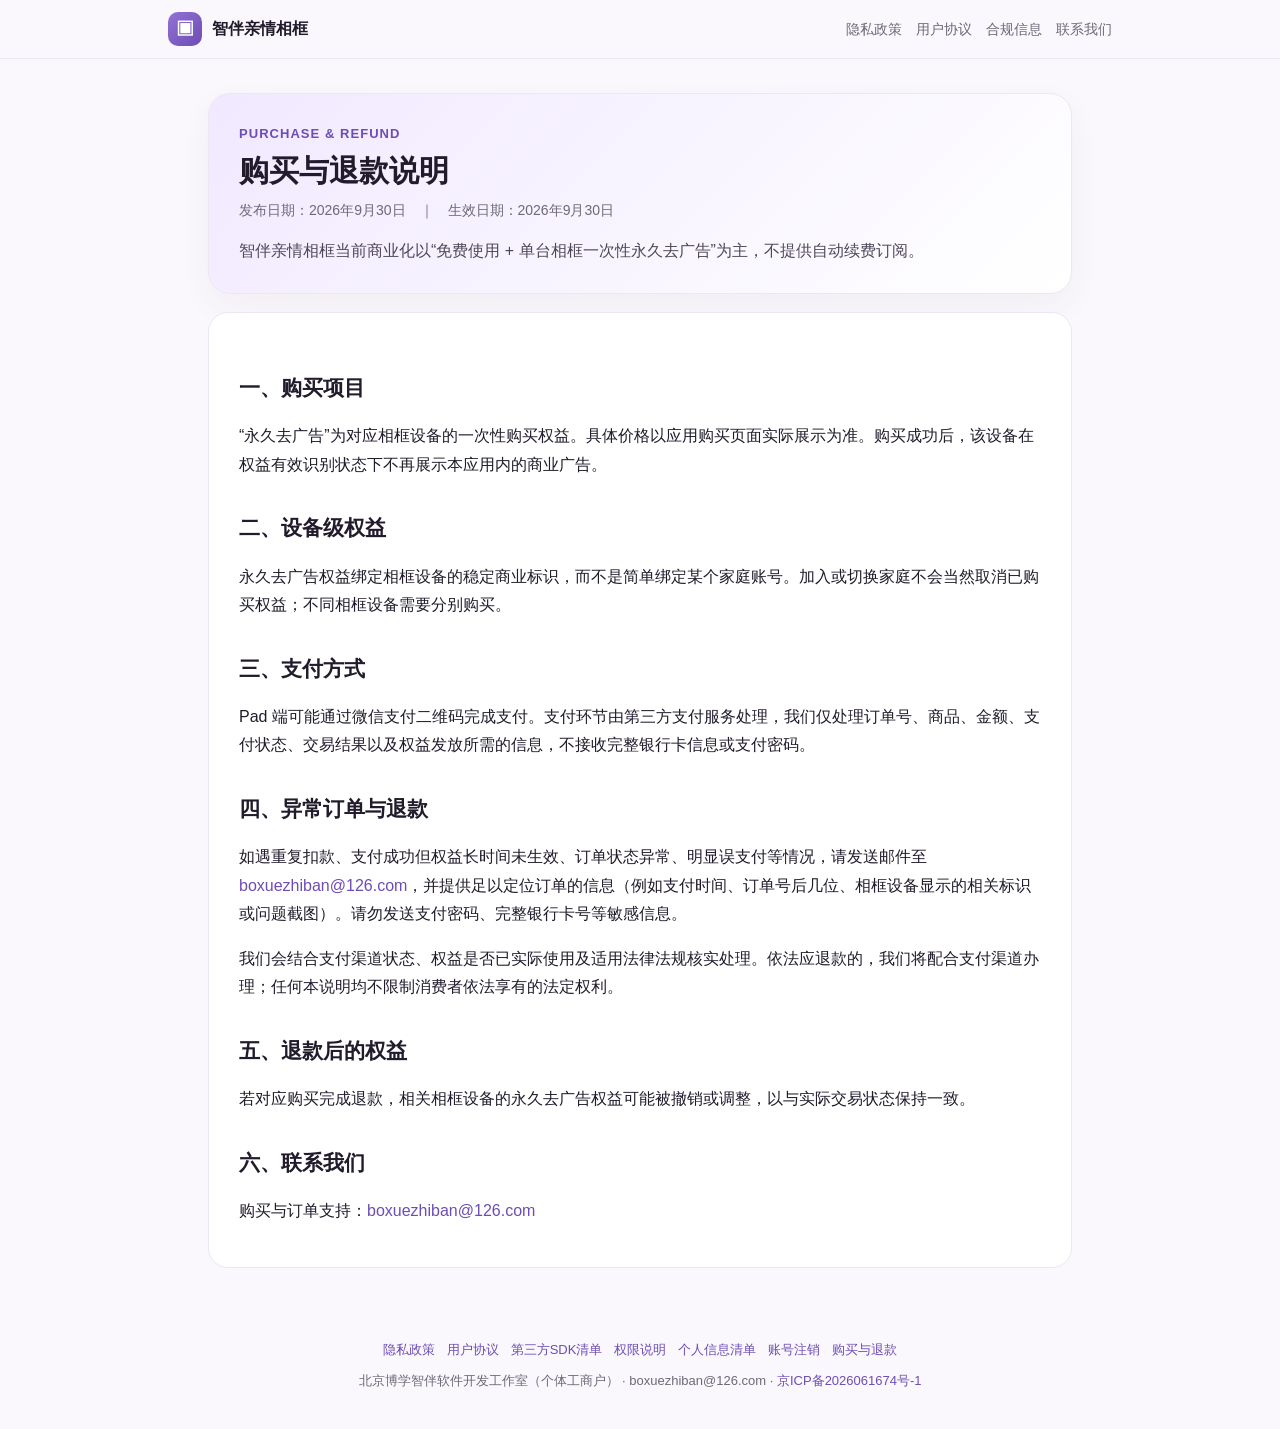
<file: refund.html>
<!doctype html>
<html lang="zh-CN"><head><meta charset="utf-8"><meta name="viewport" content="width=device-width,initial-scale=1">
<meta name="theme-color" content="#faf8fc"><title>购买与退款说明｜智伴亲情相框</title>
<link rel="icon" href="assets/logo.svg"><link rel="stylesheet" href="legal.css"></head>
<body>
<div class="top"><div class="topin"><a class="brand" href="index.html"><span class="logo">▣</span><span>智伴亲情相框</span></a>
<nav class="nav"><a href="privacy.html">隐私政策</a><a href="terms.html">用户协议</a><a href="legal.html">合规信息</a><a href="index.html#contact">联系我们</a></nav></div></div>
<main class="wrap"><section class="hero"><div class="kicker">PURCHASE & REFUND</div><h1>购买与退款说明</h1>
<div class="meta">发布日期：2026年9月30日　｜　生效日期：2026年9月30日</div><p class="lead">智伴亲情相框当前商业化以“免费使用 + 单台相框一次性永久去广告”为主，不提供自动续费订阅。</p></section>
<section class="card">
<h2>一、购买项目</h2>
<p>“永久去广告”为对应相框设备的一次性购买权益。具体价格以应用购买页面实际展示为准。购买成功后，该设备在权益有效识别状态下不再展示本应用内的商业广告。</p>

<h2>二、设备级权益</h2>
<p>永久去广告权益绑定相框设备的稳定商业标识，而不是简单绑定某个家庭账号。加入或切换家庭不会当然取消已购买权益；不同相框设备需要分别购买。</p>

<h2>三、支付方式</h2>
<p>Pad 端可能通过微信支付二维码完成支付。支付环节由第三方支付服务处理，我们仅处理订单号、商品、金额、支付状态、交易结果以及权益发放所需的信息，不接收完整银行卡信息或支付密码。</p>

<h2>四、异常订单与退款</h2>
<p>如遇重复扣款、支付成功但权益长时间未生效、订单状态异常、明显误支付等情况，请发送邮件至 <a href="mailto:boxuezhiban@126.com">boxuezhiban@126.com</a>，并提供足以定位订单的信息（例如支付时间、订单号后几位、相框设备显示的相关标识或问题截图）。请勿发送支付密码、完整银行卡号等敏感信息。</p>
<p>我们会结合支付渠道状态、权益是否已实际使用及适用法律法规核实处理。依法应退款的，我们将配合支付渠道办理；任何本说明均不限制消费者依法享有的法定权利。</p>

<h2>五、退款后的权益</h2>
<p>若对应购买完成退款，相关相框设备的永久去广告权益可能被撤销或调整，以与实际交易状态保持一致。</p>

<h2>六、联系我们</h2>
<p>购买与订单支持：<a href="mailto:boxuezhiban@126.com">boxuezhiban@126.com</a></p>
</section></main>
<footer class="footer"><div class="footerlinks"><a href="privacy.html">隐私政策</a><a href="terms.html">用户协议</a><a href="sdk.html">第三方SDK清单</a><a href="permissions.html">权限说明</a><a href="data-list.html">个人信息清单</a><a href="account-deletion.html">账号注销</a><a href="refund.html">购买与退款</a></div>
<div>北京博学智伴软件开发工作室（个体工商户） · boxuezhiban@126.com · <a href="https://beian.miit.gov.cn/" target="_blank" rel="noopener">京ICP备2026061674号-1</a></div></footer>
</body></html>
</file>
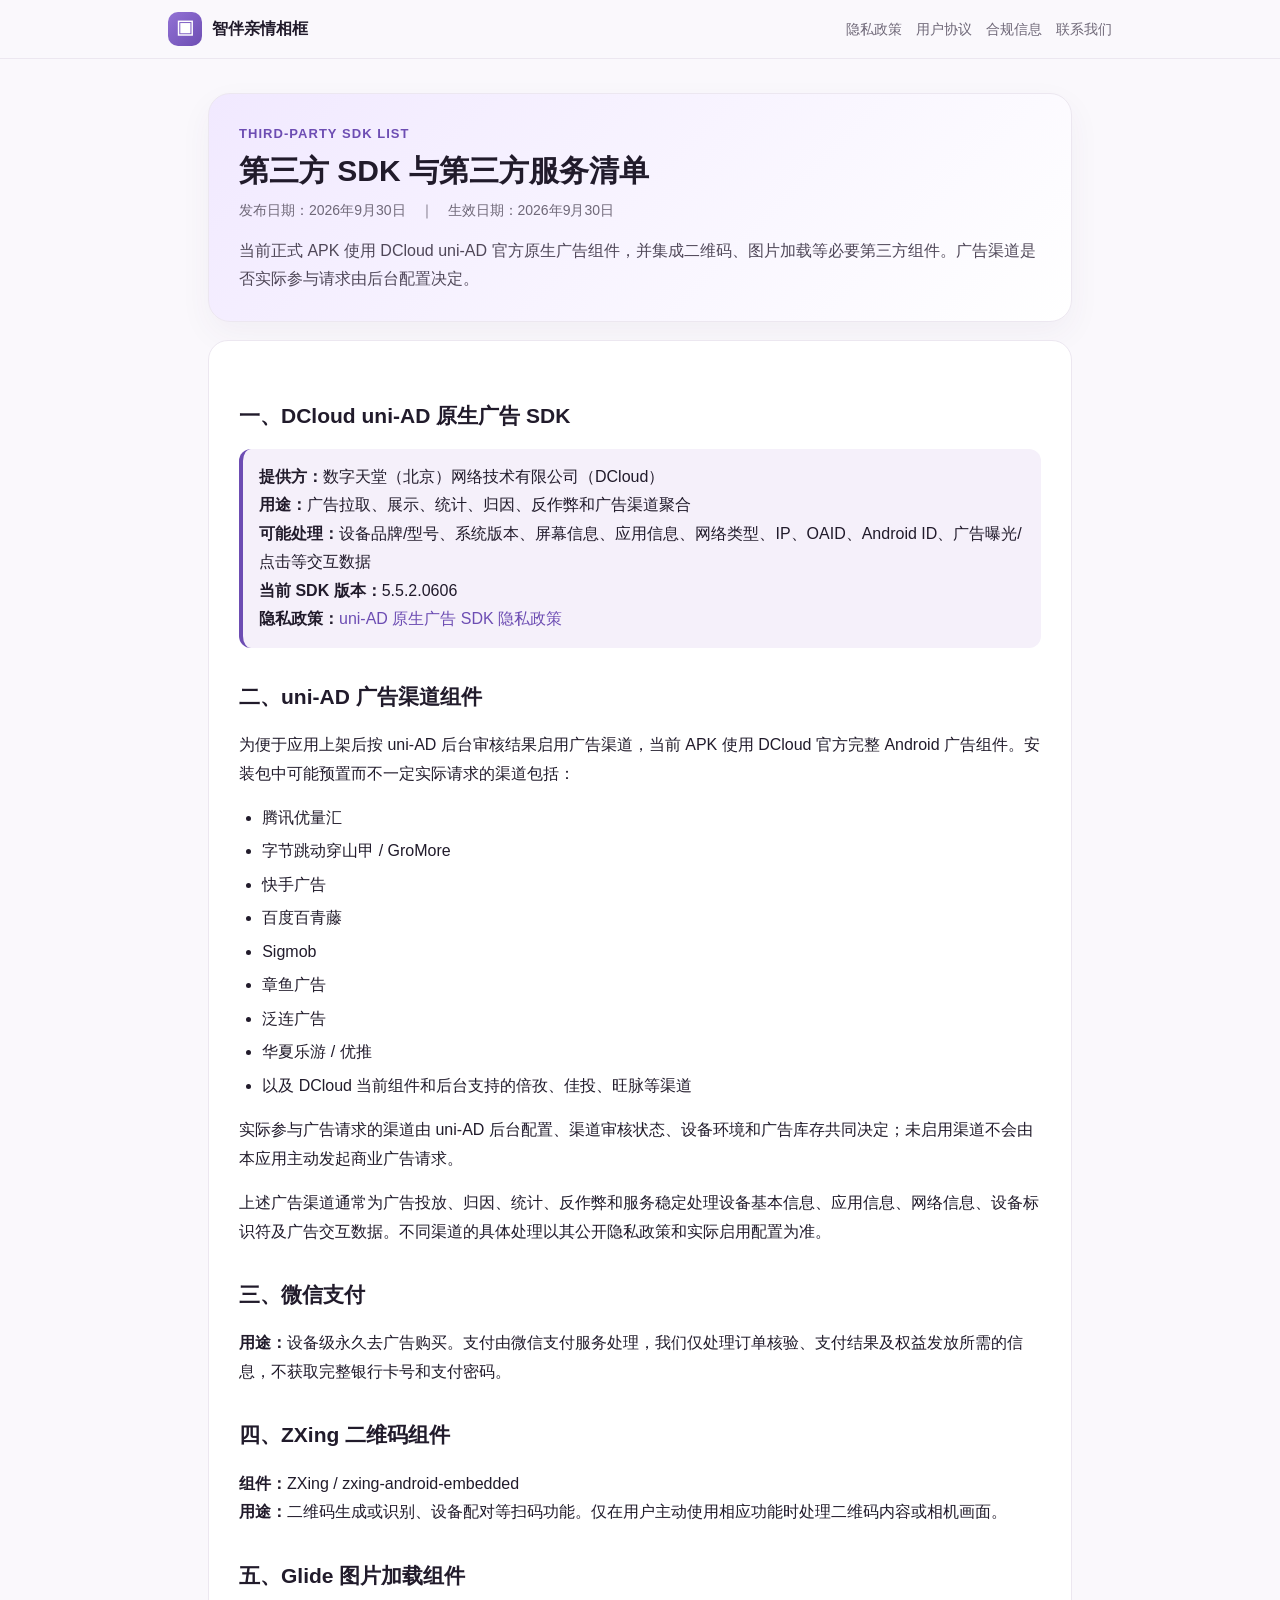
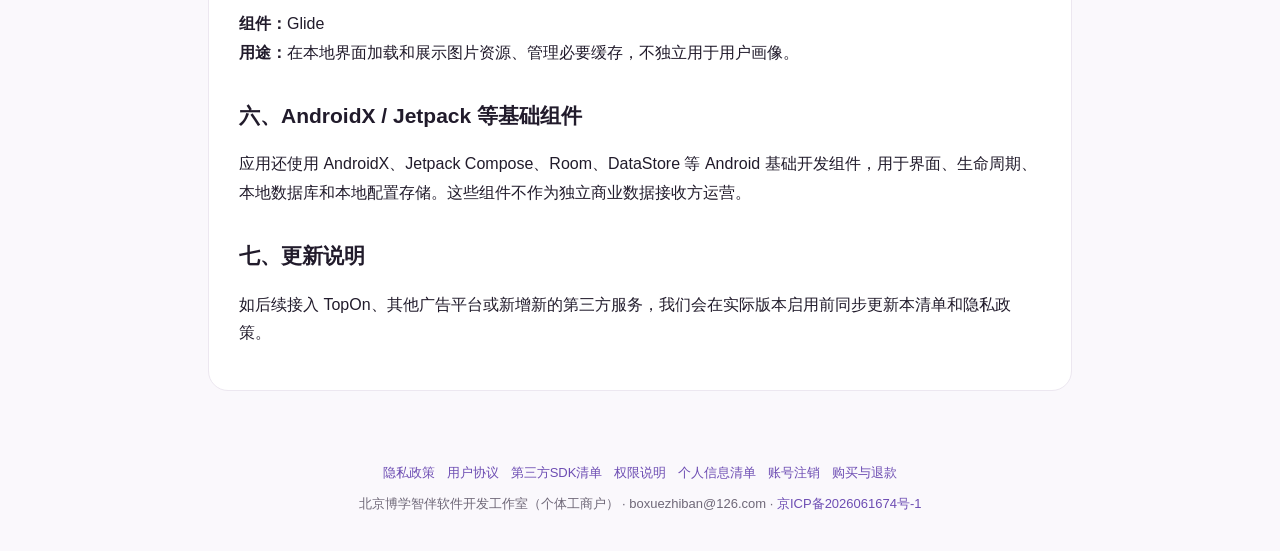
<file: sdk.html>
<!doctype html>
<html lang="zh-CN"><head><meta charset="utf-8"><meta name="viewport" content="width=device-width,initial-scale=1">
<meta name="theme-color" content="#faf8fc"><title>第三方 SDK 与第三方服务清单｜智伴亲情相框</title>
<link rel="icon" href="assets/logo.svg"><link rel="stylesheet" href="legal.css"></head>
<body>
<div class="top"><div class="topin"><a class="brand" href="index.html"><span class="logo">▣</span><span>智伴亲情相框</span></a>
<nav class="nav"><a href="privacy.html">隐私政策</a><a href="terms.html">用户协议</a><a href="legal.html">合规信息</a><a href="index.html#contact">联系我们</a></nav></div></div>
<main class="wrap"><section class="hero"><div class="kicker">THIRD-PARTY SDK LIST</div><h1>第三方 SDK 与第三方服务清单</h1>
<div class="meta">发布日期：2026年9月30日　｜　生效日期：2026年9月30日</div><p class="lead">当前正式 APK 使用 DCloud uni-AD 官方原生广告组件，并集成二维码、图片加载等必要第三方组件。广告渠道是否实际参与请求由后台配置决定。</p></section>
<section class="card">
<h2>一、DCloud uni-AD 原生广告 SDK</h2>
<div class="notice">
<strong>提供方：</strong>数字天堂（北京）网络技术有限公司（DCloud）<br>
<strong>用途：</strong>广告拉取、展示、统计、归因、反作弊和广告渠道聚合<br>
<strong>可能处理：</strong>设备品牌/型号、系统版本、屏幕信息、应用信息、网络类型、IP、OAID、Android ID、广告曝光/点击等交互数据<br>
<strong>当前 SDK 版本：</strong>5.5.2.0606<br>
<strong>隐私政策：</strong><a href="https://dcloud.io/license/uni-ad.html" target="_blank" rel="noopener">uni-AD 原生广告 SDK 隐私政策</a>
</div>

<h2>二、uni-AD 广告渠道组件</h2>
<p>为便于应用上架后按 uni-AD 后台审核结果启用广告渠道，当前 APK 使用 DCloud 官方完整 Android 广告组件。安装包中可能预置而不一定实际请求的渠道包括：</p>
<ul>
<li>腾讯优量汇</li>
<li>字节跳动穿山甲 / GroMore</li>
<li>快手广告</li>
<li>百度百青藤</li>
<li>Sigmob</li>
<li>章鱼广告</li>
<li>泛连广告</li>
<li>华夏乐游 / 优推</li>
<li>以及 DCloud 当前组件和后台支持的倍孜、佳投、旺脉等渠道</li>
</ul>
<p>实际参与广告请求的渠道由 uni-AD 后台配置、渠道审核状态、设备环境和广告库存共同决定；未启用渠道不会由本应用主动发起商业广告请求。</p>
<p>上述广告渠道通常为广告投放、归因、统计、反作弊和服务稳定处理设备基本信息、应用信息、网络信息、设备标识符及广告交互数据。不同渠道的具体处理以其公开隐私政策和实际启用配置为准。</p>

<h2>三、微信支付</h2>
<p><strong>用途：</strong>设备级永久去广告购买。支付由微信支付服务处理，我们仅处理订单核验、支付结果及权益发放所需的信息，不获取完整银行卡号和支付密码。</p>

<h2>四、ZXing 二维码组件</h2>
<p><strong>组件：</strong>ZXing / zxing-android-embedded<br>
<strong>用途：</strong>二维码生成或识别、设备配对等扫码功能。仅在用户主动使用相应功能时处理二维码内容或相机画面。</p>

<h2>五、Glide 图片加载组件</h2>
<p><strong>组件：</strong>Glide<br>
<strong>用途：</strong>在本地界面加载和展示图片资源、管理必要缓存，不独立用于用户画像。</p>

<h2>六、AndroidX / Jetpack 等基础组件</h2>
<p>应用还使用 AndroidX、Jetpack Compose、Room、DataStore 等 Android 基础开发组件，用于界面、生命周期、本地数据库和本地配置存储。这些组件不作为独立商业数据接收方运营。</p>

<h2>七、更新说明</h2>
<p>如后续接入 TopOn、其他广告平台或新增新的第三方服务，我们会在实际版本启用前同步更新本清单和隐私政策。</p>
</section></main>
<footer class="footer"><div class="footerlinks"><a href="privacy.html">隐私政策</a><a href="terms.html">用户协议</a><a href="sdk.html">第三方SDK清单</a><a href="permissions.html">权限说明</a><a href="data-list.html">个人信息清单</a><a href="account-deletion.html">账号注销</a><a href="refund.html">购买与退款</a></div>
<div>北京博学智伴软件开发工作室（个体工商户） · boxuezhiban@126.com · <a href="https://beian.miit.gov.cn/" target="_blank" rel="noopener">京ICP备2026061674号-1</a></div></footer>
</body></html>
</file>
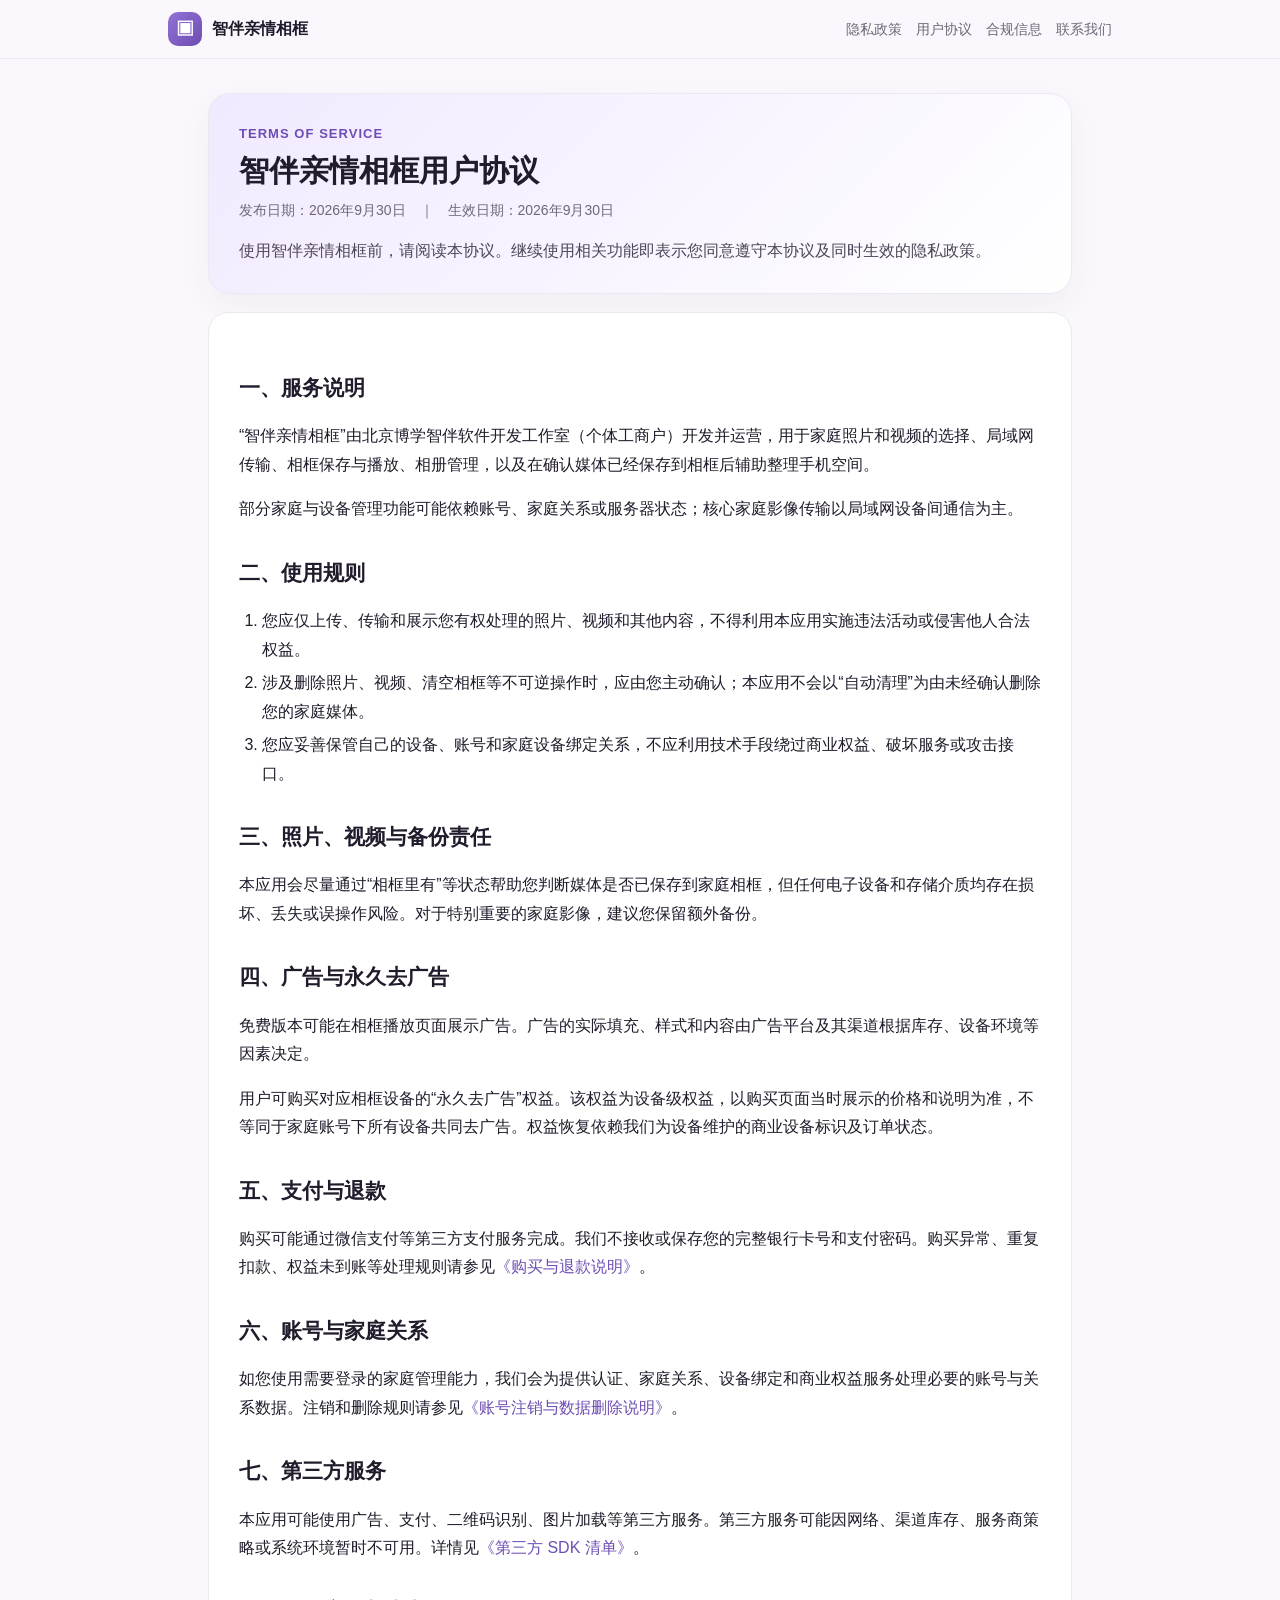
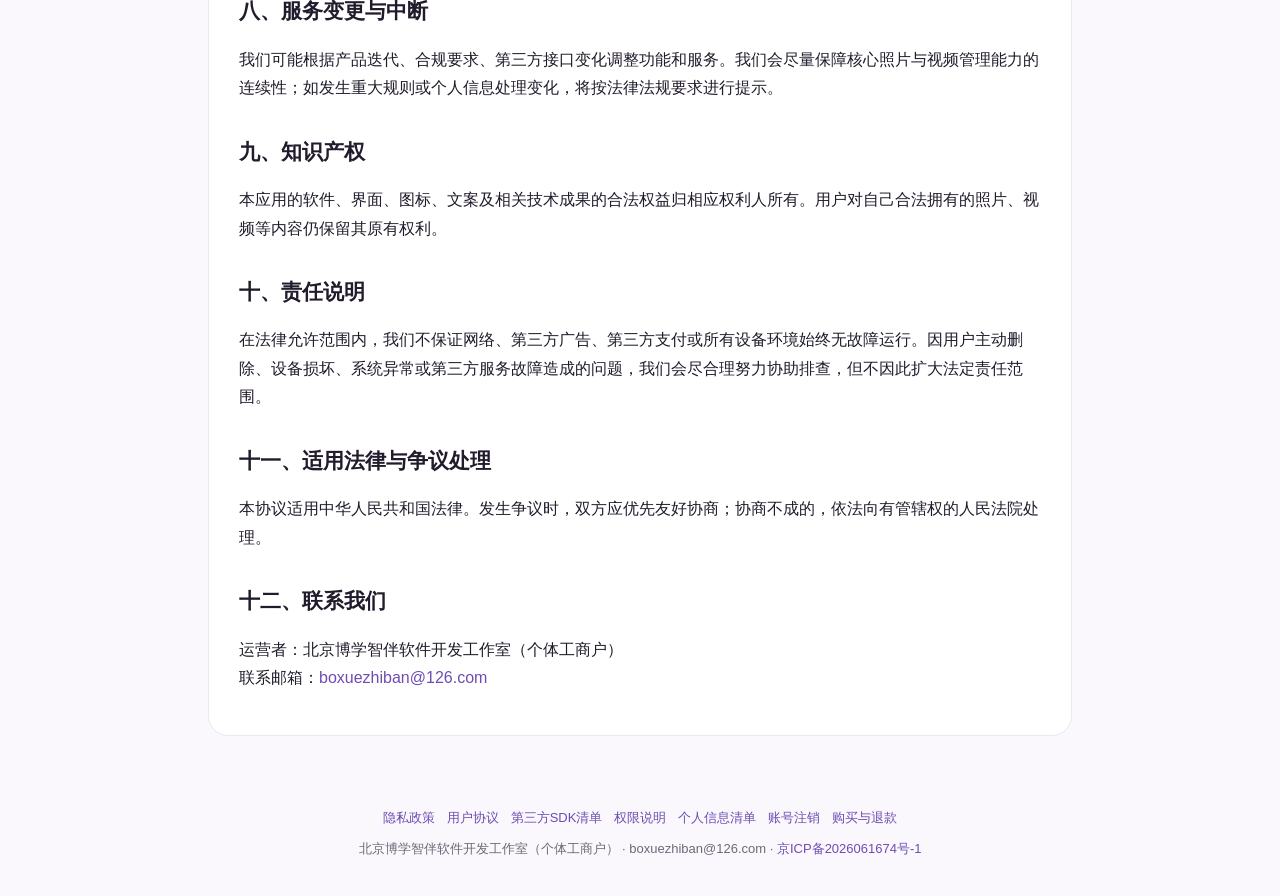
<file: terms.html>
<!doctype html>
<html lang="zh-CN"><head><meta charset="utf-8"><meta name="viewport" content="width=device-width,initial-scale=1">
<meta name="theme-color" content="#faf8fc"><title>智伴亲情相框用户协议｜智伴亲情相框</title>
<link rel="icon" href="assets/logo.svg"><link rel="stylesheet" href="legal.css"></head>
<body>
<div class="top"><div class="topin"><a class="brand" href="index.html"><span class="logo">▣</span><span>智伴亲情相框</span></a>
<nav class="nav"><a href="privacy.html">隐私政策</a><a href="terms.html">用户协议</a><a href="legal.html">合规信息</a><a href="index.html#contact">联系我们</a></nav></div></div>
<main class="wrap"><section class="hero"><div class="kicker">TERMS OF SERVICE</div><h1>智伴亲情相框用户协议</h1>
<div class="meta">发布日期：2026年9月30日　｜　生效日期：2026年9月30日</div><p class="lead">使用智伴亲情相框前，请阅读本协议。继续使用相关功能即表示您同意遵守本协议及同时生效的隐私政策。</p></section>
<section class="card">
<h2>一、服务说明</h2>
<p>“智伴亲情相框”由北京博学智伴软件开发工作室（个体工商户）开发并运营，用于家庭照片和视频的选择、局域网传输、相框保存与播放、相册管理，以及在确认媒体已经保存到相框后辅助整理手机空间。</p>
<p>部分家庭与设备管理功能可能依赖账号、家庭关系或服务器状态；核心家庭影像传输以局域网设备间通信为主。</p>

<h2>二、使用规则</h2>
<ol>
<li>您应仅上传、传输和展示您有权处理的照片、视频和其他内容，不得利用本应用实施违法活动或侵害他人合法权益。</li>
<li>涉及删除照片、视频、清空相框等不可逆操作时，应由您主动确认；本应用不会以“自动清理”为由未经确认删除您的家庭媒体。</li>
<li>您应妥善保管自己的设备、账号和家庭设备绑定关系，不应利用技术手段绕过商业权益、破坏服务或攻击接口。</li>
</ol>

<h2>三、照片、视频与备份责任</h2>
<p>本应用会尽量通过“相框里有”等状态帮助您判断媒体是否已保存到家庭相框，但任何电子设备和存储介质均存在损坏、丢失或误操作风险。对于特别重要的家庭影像，建议您保留额外备份。</p>

<h2>四、广告与永久去广告</h2>
<p>免费版本可能在相框播放页面展示广告。广告的实际填充、样式和内容由广告平台及其渠道根据库存、设备环境等因素决定。</p>
<p>用户可购买对应相框设备的“永久去广告”权益。该权益为设备级权益，以购买页面当时展示的价格和说明为准，不等同于家庭账号下所有设备共同去广告。权益恢复依赖我们为设备维护的商业设备标识及订单状态。</p>

<h2>五、支付与退款</h2>
<p>购买可能通过微信支付等第三方支付服务完成。我们不接收或保存您的完整银行卡号和支付密码。购买异常、重复扣款、权益未到账等处理规则请参见<a href="refund.html">《购买与退款说明》</a>。</p>

<h2>六、账号与家庭关系</h2>
<p>如您使用需要登录的家庭管理能力，我们会为提供认证、家庭关系、设备绑定和商业权益服务处理必要的账号与关系数据。注销和删除规则请参见<a href="account-deletion.html">《账号注销与数据删除说明》</a>。</p>

<h2>七、第三方服务</h2>
<p>本应用可能使用广告、支付、二维码识别、图片加载等第三方服务。第三方服务可能因网络、渠道库存、服务商策略或系统环境暂时不可用。详情见<a href="sdk.html">《第三方 SDK 清单》</a>。</p>

<h2>八、服务变更与中断</h2>
<p>我们可能根据产品迭代、合规要求、第三方接口变化调整功能和服务。我们会尽量保障核心照片与视频管理能力的连续性；如发生重大规则或个人信息处理变化，将按法律法规要求进行提示。</p>

<h2>九、知识产权</h2>
<p>本应用的软件、界面、图标、文案及相关技术成果的合法权益归相应权利人所有。用户对自己合法拥有的照片、视频等内容仍保留其原有权利。</p>

<h2>十、责任说明</h2>
<p>在法律允许范围内，我们不保证网络、第三方广告、第三方支付或所有设备环境始终无故障运行。因用户主动删除、设备损坏、系统异常或第三方服务故障造成的问题，我们会尽合理努力协助排查，但不因此扩大法定责任范围。</p>

<h2>十一、适用法律与争议处理</h2>
<p>本协议适用中华人民共和国法律。发生争议时，双方应优先友好协商；协商不成的，依法向有管辖权的人民法院处理。</p>

<h2>十二、联系我们</h2>
<p>运营者：北京博学智伴软件开发工作室（个体工商户）<br>联系邮箱：<a href="mailto:boxuezhiban@126.com">boxuezhiban@126.com</a></p>
</section></main>
<footer class="footer"><div class="footerlinks"><a href="privacy.html">隐私政策</a><a href="terms.html">用户协议</a><a href="sdk.html">第三方SDK清单</a><a href="permissions.html">权限说明</a><a href="data-list.html">个人信息清单</a><a href="account-deletion.html">账号注销</a><a href="refund.html">购买与退款</a></div>
<div>北京博学智伴软件开发工作室（个体工商户） · boxuezhiban@126.com · <a href="https://beian.miit.gov.cn/" target="_blank" rel="noopener">京ICP备2026061674号-1</a></div></footer>
</body></html>
</file>
<file: styles.css>
:root{--bg:#f4f7f2;--paper:#fffdf8;--ink:#213029;--muted:#6c7b72;--green:#557462;--green-dark:#365142;--sage:#dce8df;--sage2:#edf4ee;--warm:#d7a864;--line:#dce5dd;--shadow:0 24px 70px rgba(43,67,52,.10)}
*{box-sizing:border-box}html{scroll-behavior:smooth}body{margin:0;color:var(--ink);background:radial-gradient(circle at 16% 4%,rgba(215,168,100,.12),transparent 28rem),linear-gradient(180deg,#f7f8f4 0,#f4f7f2 46%,#f8f6f0 100%);font-family:-apple-system,BlinkMacSystemFont,"Segoe UI","PingFang SC","Hiragino Sans GB","Microsoft YaHei",sans-serif;line-height:1.75}a{color:inherit;text-decoration:none}.shell{width:min(1160px,calc(100% - 40px));margin:0 auto}.shell-narrow{width:min(780px,calc(100% - 40px));margin:0 auto}
.topbar{position:sticky;top:0;z-index:20;background:rgba(247,248,244,.86);backdrop-filter:blur(16px);border-bottom:1px solid rgba(85,116,98,.10)}.topbar-inner{height:70px;display:flex;align-items:center;justify-content:space-between}.brand{display:flex;align-items:center;gap:11px;font-weight:760}.brand img{width:34px;height:34px}.top-cta{padding:8px 16px;border:1px solid var(--line);border-radius:999px;color:var(--green-dark);font-size:14px;background:rgba(255,255,255,.62)}
.hero{min-height:720px;padding:112px 0 100px;display:grid;grid-template-columns:1.05fr .95fr;gap:72px;align-items:center}.eyebrow,.section-kicker{display:inline-block;color:var(--green);font-size:13px;font-weight:760;letter-spacing:.12em}.hero h1{font-size:clamp(46px,6vw,76px);line-height:1.12;letter-spacing:-.045em;margin:18px 0 26px}.hero h1 em{font-style:normal;color:var(--green)}.hero-lead{font-size:19px;color:var(--muted);margin:0 0 28px}.hero-actions{display:flex;align-items:center;gap:24px;flex-wrap:wrap}.primary-btn{display:inline-flex;padding:13px 21px;border-radius:14px;background:var(--green-dark);color:#fff;font-weight:700;box-shadow:0 10px 28px rgba(54,81,66,.20)}.text-btn{color:var(--green-dark);font-weight:650}.quiet-note{font-size:13px;color:#87938c;margin-top:22px}
.scene{position:relative;min-height:510px}.frame{position:absolute;right:14px;top:10px;width:420px;height:326px;background:#2f3d35;border:14px solid #34463a;border-radius:22px;box-shadow:var(--shadow);transform:rotate(1.5deg)}.frame-photo{position:absolute;inset:0;background:linear-gradient(180deg,#d8e7d9 0 52%,#a8c0aa 52%);overflow:hidden;border-radius:8px}.sun{position:absolute;width:52px;height:52px;border-radius:50%;background:#f0c77d;right:55px;top:45px}.hill{position:absolute;border-radius:50% 50% 0 0;background:#7c9b7f;bottom:-70px}.h1{width:330px;height:190px;left:-70px}.h2{width:350px;height:150px;right:-120px;background:#67876f}.family-dot{position:absolute;bottom:44px;width:34px;height:70px;border-radius:18px 18px 8px 8px;background:#506b5a}.family-dot:before{content:"";position:absolute;width:28px;height:28px;border-radius:50%;background:#efd0ab;top:-21px;left:3px}.d1{left:146px}.d2{left:190px;height:79px;background:#8c6c52}.d3{left:238px;height:64px;background:#6a7d91}.frame-foot{position:absolute;width:120px;height:20px;background:#34463a;left:50%;bottom:-42px;transform:translateX(-50%);border-radius:0 0 10px 10px}
.phone-card{position:absolute;left:0;bottom:18px;width:265px;padding:22px;background:rgba(255,253,248,.98);border:1px solid #e0e7df;border-radius:26px;box-shadow:0 24px 60px rgba(45,67,54,.16)}.phone-title{font-weight:750;margin-bottom:16px}.photo-row{display:flex;align-items:center;gap:14px}.thumb{width:54px;height:54px;border-radius:13px;background:linear-gradient(145deg,#e7d0a3,#9ab39c);flex:none}.photo-row strong,.photo-row small{display:block}.photo-row strong{font-size:18px}.photo-row small{color:var(--green);margin-top:2px}.safe-chip{margin-top:16px;padding:10px 12px;background:var(--sage2);border-radius:12px;color:var(--green-dark);font-size:13px;font-weight:650}
.letter-wrap{padding:105px 0;background:rgba(255,253,248,.86);border-top:1px solid rgba(85,116,98,.10);border-bottom:1px solid rgba(85,116,98,.10)}.letter h2,.section-title h2,.parents h2,.commercial h2,.privacy h2,.contact h2{font-size:clamp(31px,4vw,48px);line-height:1.28;letter-spacing:-.035em;margin:15px 0 34px}.letter p{font-size:18px;color:#435148;margin:22px 0}.letter strong{color:var(--ink)}.letter blockquote{margin:44px 0;padding:26px 30px;border-left:4px solid var(--warm);background:#f8f1e5;border-radius:0 16px 16px 0;font-size:21px;line-height:1.7;color:#3b493f}.letter-highlight{margin:42px 0;display:grid;gap:10px}.letter-highlight span{padding:14px 18px;border:1px solid var(--line);border-radius:13px;background:#fbfcf9;color:#4e5f54}.signature{padding-top:18px;color:var(--green)!important;font-weight:700}
.how{padding:110px 0}.section-title{text-align:center;max-width:760px;margin:0 auto 46px}.steps{display:grid;grid-template-columns:repeat(3,1fr);gap:20px}.step-card{padding:30px;border:1px solid var(--line);border-radius:22px;background:rgba(255,255,255,.62)}.step-no{font-size:13px;color:var(--warm);font-weight:800;letter-spacing:.12em}.step-card h3{font-size:22px;margin:12px 0 10px}.step-card p{margin:0;color:var(--muted)}
.parents-wrap{padding:100px 0;background:#eaf1ea}.parents{display:grid;grid-template-columns:1.05fr .95fr;gap:70px;align-items:center}.parents-copy p{color:#536258;font-size:17px}.checklist{display:grid;gap:13px}.checklist div{display:grid;grid-template-columns:34px 1fr;gap:2px 12px;padding:18px 20px;border-radius:17px;background:#fff;border:1px solid rgba(85,116,98,.12)}.checklist span{grid-row:1/3;width:30px;height:30px;border-radius:50%;background:var(--sage2);display:grid;place-items:center;color:var(--green);font-weight:800}.checklist strong{font-size:17px}.checklist small{color:var(--muted)}
.commercial,.privacy{padding:100px 0}.commercial>p,.privacy p{color:var(--muted);font-size:17px}.price-card{margin:34px 0 18px;padding:26px 28px;border:1px solid #d8e1d9;border-radius:22px;background:#fff;display:flex;align-items:center;justify-content:space-between;gap:28px;box-shadow:0 18px 50px rgba(54,81,66,.07)}.price-card>div{min-width:200px}.price-label{display:block;font-size:13px;color:var(--muted)}.price-card strong{display:block;margin-top:5px;font-size:40px;line-height:1;color:var(--green-dark)}.price-card p{margin:0;color:#536258}.commercial-note{font-size:13px!important;color:#87938c!important}.privacy{padding-top:30px}
.contact{margin-top:30px;margin-bottom:100px;padding:46px;border-radius:28px;background:#2f4639;color:#f8fbf8;display:grid;grid-template-columns:1.2fr .8fr;gap:44px;align-items:center}.contact .section-kicker{color:#c7dbc9}.contact h2{margin-bottom:12px}.contact p{color:#d3dfd5}.mail-card{display:block;padding:24px;border-radius:20px;background:#f8fbf8;color:var(--ink)}.mail-card small,.mail-card strong,.mail-card span{display:block}.mail-card small{color:var(--muted)}.mail-card strong{margin:8px 0;font-size:19px;word-break:break-all}.mail-card span{color:var(--green)}
footer{border-top:1px solid var(--line);background:#f7f7f2}.footer-inner{padding:32px 0 38px;display:grid;grid-template-columns:1fr auto auto;gap:26px;align-items:center;font-size:13px;color:var(--muted)}.footer-inner strong,.footer-inner span{display:block}.footer-links{display:flex;gap:18px;flex-wrap:wrap}.footer-links a:hover{text-decoration:underline}.copyright{white-space:nowrap}
@media(max-width:900px){.hero{grid-template-columns:1fr;padding-top:80px}.scene{min-height:460px}.frame{width:min(420px,90%)}.steps,.parents,.contact{grid-template-columns:1fr}.footer-inner{grid-template-columns:1fr}.price-card{align-items:flex-start;flex-direction:column}.parents{gap:38px}}
@media(max-width:560px){.shell,.shell-narrow{width:min(100% - 28px,1160px)}.topbar-inner{height:62px}.top-cta{font-size:12px}.hero{padding:68px 0 74px;gap:40px;min-height:auto}.hero h1{font-size:42px}.hero-lead{font-size:17px}.scene{min-height:370px}.frame{right:0;width:88%;height:245px;border-width:10px}.phone-card{width:215px;padding:17px}.d1{left:95px}.d2{left:135px}.d3{left:178px}.letter-wrap,.how,.parents-wrap,.commercial{padding:72px 0}.letter p{font-size:17px}.letter blockquote{margin:32px 0;padding:20px;font-size:18px}.steps{grid-template-columns:1fr}.contact{margin-bottom:70px;padding:28px}.brand span{font-size:14px}}
</file>
<file: legal.css>
:root{
  --bg:#faf8fc;--card:#fff;--ink:#211b2b;--sub:#6f6878;--line:#ece7f0;
  --accent:#6d4db3;--accent2:#9272d5;--soft:#f5f0fa;--ok:#376b4b
}
*{box-sizing:border-box}
html{scroll-behavior:smooth}
body{margin:0;background:var(--bg);color:var(--ink);font-family:-apple-system,BlinkMacSystemFont,"Segoe UI","PingFang SC","Hiragino Sans GB","Microsoft YaHei",Arial,sans-serif;line-height:1.78}
a{color:var(--accent);text-decoration:none}a:hover{text-decoration:underline}
.top{position:sticky;top:0;z-index:5;background:rgba(250,248,252,.94);backdrop-filter:blur(12px);border-bottom:1px solid var(--line)}
.topin{max-width:980px;margin:auto;padding:12px 18px;display:flex;align-items:center;justify-content:space-between;gap:16px}
.brand{display:flex;align-items:center;gap:10px;font-weight:750;color:var(--ink)}
.logo{width:34px;height:34px;border-radius:10px;background:linear-gradient(135deg,var(--accent2),var(--accent));display:grid;place-items:center;color:white;font-size:18px}
.nav{display:flex;flex-wrap:wrap;gap:14px;font-size:14px}.nav a{color:var(--sub)}
.wrap{max-width:900px;margin:0 auto;padding:34px 18px 70px}
.hero{background:linear-gradient(135deg,#f1e9ff,#fff);border:1px solid var(--line);border-radius:22px;padding:28px 30px;box-shadow:0 12px 32px rgba(70,50,95,.05)}
.kicker{font-size:13px;color:var(--accent);font-weight:700;letter-spacing:.08em}
h1{font-size:30px;line-height:1.25;margin:7px 0 8px}h2{font-size:21px;margin:30px 0 12px}h3{font-size:17px;margin:21px 0 8px}
.meta{color:var(--sub);font-size:14px}.lead{color:#4f4758;margin:14px 0 0}
.card{margin-top:18px;background:var(--card);border:1px solid var(--line);border-radius:20px;padding:26px 30px}
.notice{padding:14px 16px;border-radius:12px;background:var(--soft);border-left:4px solid var(--accent);margin:14px 0}
.good{color:var(--ok)}
table{width:100%;border-collapse:collapse;margin:12px 0;font-size:14px}th,td{border:1px solid var(--line);padding:10px 12px;vertical-align:top;text-align:left}th{background:var(--soft)}
ul,ol{padding-left:1.45em}li{margin:5px 0}
.grid{display:grid;grid-template-columns:repeat(2,minmax(0,1fr));gap:14px;margin-top:18px}
.tile{background:var(--card);border:1px solid var(--line);border-radius:16px;padding:18px}.tile h3{margin:0 0 6px}.tile p{margin:0;color:var(--sub);font-size:14px}
.footer{max-width:900px;margin:0 auto;padding:0 18px 36px;color:var(--sub);font-size:13px;text-align:center}.footerlinks{display:flex;justify-content:center;gap:12px;flex-wrap:wrap;margin-bottom:8px}
.code{font-family:ui-monospace,SFMono-Regular,Menlo,monospace;background:#f5f3f7;padding:2px 6px;border-radius:6px}
@media(max-width:680px){.topin{align-items:flex-start}.nav{display:none}.wrap{padding:20px 12px 50px}.hero,.card{border-radius:16px;padding:20px}.grid{grid-template-columns:1fr}h1{font-size:25px}table{font-size:13px}.tablewrap{overflow:auto}}
</file>
